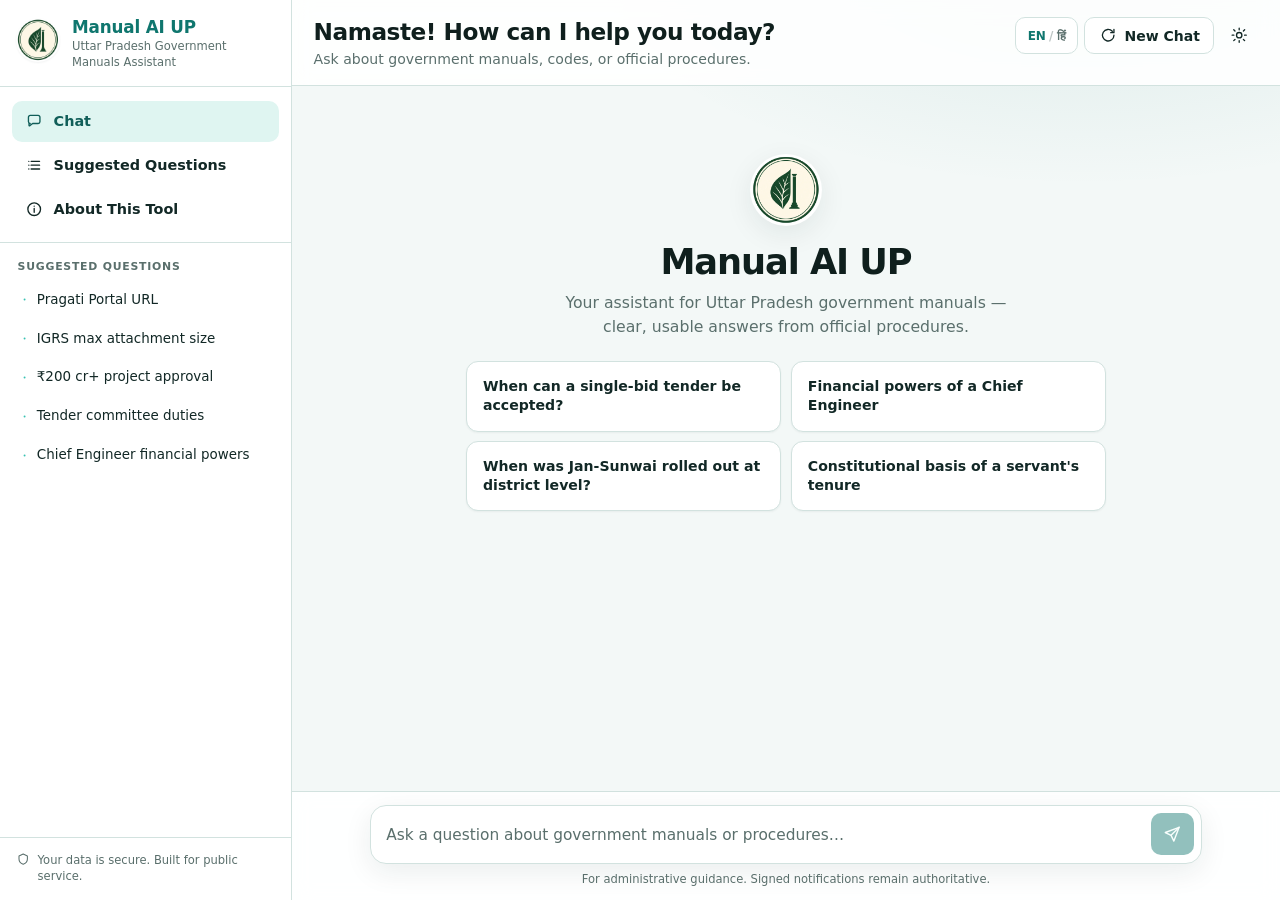
<file: govt_manual_ui/index.html>
<!DOCTYPE html>
<html lang="en" data-theme="light">
<head>
<meta charset="utf-8"/>
<meta name="viewport" content="width=device-width, initial-scale=1.0, viewport-fit=cover"/>
<title>Manual AI UP · Uttar Pradesh Government Manuals Assistant</title>
<script>
  (function () {
    try {
      var saved = localStorage.getItem("manual_ai_theme");
      var theme = saved === "dark" || saved === "light"
        ? saved
        : (window.matchMedia("(prefers-color-scheme: dark)").matches ? "dark" : "light");
      document.documentElement.setAttribute("data-theme", theme);
    } catch (e) {
      document.documentElement.setAttribute("data-theme", "light");
    }
  })();
</script>
<link rel="stylesheet" href="./civic.css?v=660"/>
<link rel="icon" type="image/jpeg" href="./assets/logo.jpg?v=660"/>
<meta http-equiv="Cache-Control" content="no-cache"/>
</head>
<body class="app">
<a class="skip-link" href="#composer-input">Skip to ask</a>

<svg xmlns="http://www.w3.org/2000/svg" class="sprite" aria-hidden="true">
  <symbol id="i-chat" viewBox="0 0 24 24" fill="none" stroke="currentColor" stroke-width="1.75" stroke-linecap="round" stroke-linejoin="round">
    <path d="M4.5 6.75A2.25 2.25 0 0 1 6.75 4.5h10.5A2.25 2.25 0 0 1 19.5 6.75v6A2.25 2.25 0 0 1 17.25 15H10l-3.8 3.05a.6.6 0 0 1-.95-.48V15H6.75A2.25 2.25 0 0 1 4.5 12.75v-6Z"/>
  </symbol>
  <symbol id="i-list" viewBox="0 0 24 24" fill="none" stroke="currentColor" stroke-width="1.75" stroke-linecap="round">
    <path d="M8 7h11M8 12h11M8 17h11M5 7h.01M5 12h.01M5 17h.01"/>
  </symbol>
  <symbol id="i-info" viewBox="0 0 24 24" fill="none" stroke="currentColor" stroke-width="1.75" stroke-linecap="round">
    <circle cx="12" cy="12" r="8.25"/>
    <path d="M12 11v5M12 8h.01"/>
  </symbol>
  <symbol id="i-bullet" viewBox="0 0 24 24" fill="currentColor">
    <circle cx="12" cy="12" r="3.25"/>
  </symbol>
  <symbol id="i-shield" viewBox="0 0 24 24" fill="none" stroke="currentColor" stroke-width="1.75" stroke-linecap="round" stroke-linejoin="round">
    <path d="M12 3.5 19 6.5v5.2c0 4.4-2.9 7.4-7 8.8-4.1-1.4-7-4.4-7-8.8V6.5L12 3.5Z"/>
  </symbol>
  <symbol id="i-sun" viewBox="0 0 24 24" fill="none" stroke="currentColor" stroke-width="1.75" stroke-linecap="round">
    <circle cx="12" cy="12" r="3.5"/>
    <path d="M12 2.8v2.2M12 19v2.2M4.9 4.9l1.6 1.6M17.5 17.5l1.6 1.6M2.8 12H5M19 12h2.2M4.9 19.1l1.6-1.6M17.5 6.5l1.6-1.6"/>
  </symbol>
  <symbol id="i-moon" viewBox="0 0 24 24" fill="none" stroke="currentColor" stroke-width="1.75" stroke-linecap="round" stroke-linejoin="round">
    <path d="M18.5 14.2A7.2 7.2 0 0 1 9.8 5.5 7.4 7.4 0 1 0 18.5 14.2Z"/>
  </symbol>
  <symbol id="i-refresh" viewBox="0 0 24 24" fill="none" stroke="currentColor" stroke-width="1.75" stroke-linecap="round" stroke-linejoin="round">
    <path d="M19.5 12a7.5 7.5 0 1 1-2.1-5.2"/>
    <path d="M19.5 4.5v4.2h-4.2"/>
  </symbol>
  <symbol id="i-send" viewBox="0 0 24 24" fill="none" stroke="currentColor" stroke-width="1.85" stroke-linecap="round" stroke-linejoin="round">
    <path d="M21 3 10.5 13.5"/>
    <path d="M21 3 14.2 21l-3.7-7.5L3 9.8 21 3Z"/>
  </symbol>
  <symbol id="i-menu" viewBox="0 0 24 24" fill="none" stroke="currentColor" stroke-width="1.75" stroke-linecap="round">
    <path d="M4.5 7h15M4.5 12h15M4.5 17h15"/>
  </symbol>
  <symbol id="i-x" viewBox="0 0 24 24" fill="none" stroke="currentColor" stroke-width="1.75" stroke-linecap="round">
    <path d="M7 7l10 10M17 7 7 17"/>
  </symbol>
  <symbol id="i-copy" viewBox="0 0 24 24" fill="none" stroke="currentColor" stroke-width="1.75" stroke-linecap="round" stroke-linejoin="round">
    <rect x="8.5" y="8.5" width="10" height="10" rx="1.5"/>
    <path d="M6.5 15.5H6A1.5 1.5 0 0 1 4.5 14V6A1.5 1.5 0 0 1 6 4.5h8A1.5 1.5 0 0 1 15.5 6v.5"/>
  </symbol>
  <symbol id="i-check" viewBox="0 0 24 24" fill="none" stroke="currentColor" stroke-width="2" stroke-linecap="round" stroke-linejoin="round">
    <path d="m6.5 12.5 3.5 3.5 7.5-8"/>
  </symbol>
</svg>

<div class="shell">
  <div id="sidebar-backdrop" class="sidebar-backdrop" hidden></div>

  <aside id="sidebar" class="sidebar" aria-label="Navigation">
    <div class="sidebar__brand">
      <img class="brand-logo" src="./assets/logo.jpg?v=660" width="44" height="44" alt="" decoding="async"/>
      <div class="brand-text">
        <strong>Manual AI UP</strong>
        <span data-i18n="dept_short">Uttar Pradesh Government Manuals Assistant</span>
      </div>
      <button type="button" id="btn-close-sidebar" class="btn btn-ghost btn-icon sidebar__close" aria-label="Close menu">
        <svg class="ico"><use href="#i-x"/></svg>
      </button>
    </div>

    <nav class="sidebar__menu" aria-label="Primary">
      <button type="button" class="menu-item is-active">
        <svg class="ico"><use href="#i-chat"/></svg>
        <span data-i18n="nav_chat">Chat</span>
      </button>
      <button type="button" class="menu-item" data-scroll="suggested">
        <svg class="ico"><use href="#i-list"/></svg>
        <span data-i18n="nav_suggested">Suggested Questions</span>
      </button>
      <button type="button" class="menu-item" id="btn-about">
        <svg class="ico"><use href="#i-info"/></svg>
        <span data-i18n="nav_about">About This Tool</span>
      </button>
    </nav>

    <div id="suggested" class="sidebar__suggest">
      <p class="sidebar__label" data-i18n="suggested">Suggested questions</p>
      <button type="button" class="suggest-btn" data-i18n-query="nav_pragati">
        <svg class="ico ico--sm suggest-mark"><use href="#i-bullet"/></svg>
        <span data-i18n="nav_pragati">Pragati Portal URL</span>
      </button>
      <button type="button" class="suggest-btn" data-i18n-query="nav_igrs">
        <svg class="ico ico--sm suggest-mark"><use href="#i-bullet"/></svg>
        <span data-i18n="nav_igrs">IGRS max attachment size</span>
      </button>
      <button type="button" class="suggest-btn" data-i18n-query="nav_200cr">
        <svg class="ico ico--sm suggest-mark"><use href="#i-bullet"/></svg>
        <span data-i18n="nav_200cr">₹200 cr+ project approval</span>
      </button>
      <button type="button" class="suggest-btn" data-i18n-query="nav_tender">
        <svg class="ico ico--sm suggest-mark"><use href="#i-bullet"/></svg>
        <span data-i18n="nav_tender">Tender committee duties</span>
      </button>
      <button type="button" class="suggest-btn" data-i18n-query="nav_ce">
        <svg class="ico ico--sm suggest-mark"><use href="#i-bullet"/></svg>
        <span data-i18n="nav_ce">Chief Engineer financial powers</span>
      </button>
    </div>

    <p class="sidebar__foot">
      <svg class="ico ico--sm"><use href="#i-shield"/></svg>
      <span data-i18n="secure_note">Your data is secure. Built for public service.</span>
    </p>
  </aside>

  <div class="main">
    <header class="topbar">
      <button type="button" id="btn-toggle-sidebar" class="btn btn-ghost btn-icon topbar__menu" aria-label="Open menu" aria-expanded="false">
        <svg class="ico"><use href="#i-menu"/></svg>
      </button>
      <div class="topbar__greeting">
        <h1 data-i18n="greeting">Namaste! How can I help you today?</h1>
        <p data-i18n="greeting_sub">Ask about government manuals, codes, or official procedures.</p>
      </div>
      <div class="topbar__actions">
        <button type="button" id="btn-toggle-lang" class="btn btn-outline lang-toggle" aria-label="Toggle language">
          <span class="lang-en">EN</span><span class="lang-sep">/</span><span class="lang-hi">हिं</span>
        </button>
        <button type="button" id="btn-new-chat" class="btn btn-outline">
          <svg class="ico" data-icon="inline-start"><use href="#i-refresh"/></svg>
          <span data-i18n="new_session">New Chat</span>
        </button>
        <button type="button" id="btn-toggle-theme" class="btn btn-ghost btn-icon theme-toggle" aria-label="Toggle color theme">
          <svg class="ico theme-icon theme-icon--sun"><use href="#i-sun"/></svg>
          <svg class="ico theme-icon theme-icon--moon"><use href="#i-moon"/></svg>
        </button>
      </div>
    </header>

    <section id="thread" class="thread" aria-live="polite">
      <div id="hero" class="hero">
        <img class="hero__logo" src="./assets/logo.jpg?v=660" width="72" height="72" alt="" decoding="async"/>
        <h2>Manual AI UP</h2>
        <p data-i18n="hero_blurb">Your assistant for Uttar Pradesh government manuals — grounded answers with cited sources.</p>
        <div class="hero__chips">
          <button type="button" class="chip" data-i18n-query="chip1"><span data-i18n="chip1">When can a single-bid tender be accepted?</span></button>
          <button type="button" class="chip" data-i18n-query="chip2"><span data-i18n="chip2">Financial powers of a Chief Engineer</span></button>
          <button type="button" class="chip" data-i18n-query="chip3"><span data-i18n="chip3">When was Jan-Sunwai rolled out at district level?</span></button>
          <button type="button" class="chip" data-i18n-query="chip4"><span data-i18n="chip4">Constitutional basis of a servant's tenure</span></button>
        </div>
      </div>
    </section>

    <footer class="composer">
      <form id="composer-form" class="input-group" autocomplete="off">
        <textarea id="composer-input" rows="1" maxlength="2000"
          data-i18n-placeholder="ask_placeholder"
          placeholder="Ask a question about government manuals or procedures…"
          aria-label="Question"></textarea>
        <button type="submit" id="btn-send" class="btn btn-primary btn-icon send" disabled aria-label="Send">
          <svg class="ico"><use href="#i-send"/></svg>
        </button>
      </form>
      <p class="composer__meta" data-i18n="disclaimer">For administrative guidance. Signed notifications remain authoritative.</p>
    </footer>
  </div>
</div>

<dialog id="about-dialog" class="dialog">
  <form method="dialog" class="dialog__card">
    <h3 data-i18n="about_title">About Manual AI UP</h3>
    <p data-i18n="about_body">Answers are retrieved from official UP government manuals and cited for verification. Not a substitute for signed orders.</p>
    <button type="submit" class="btn btn-outline" data-i18n="about_close">Close</button>
  </form>
</dialog>

<script src="./script.js?v=660"></script>
</body>
</html>
</file>
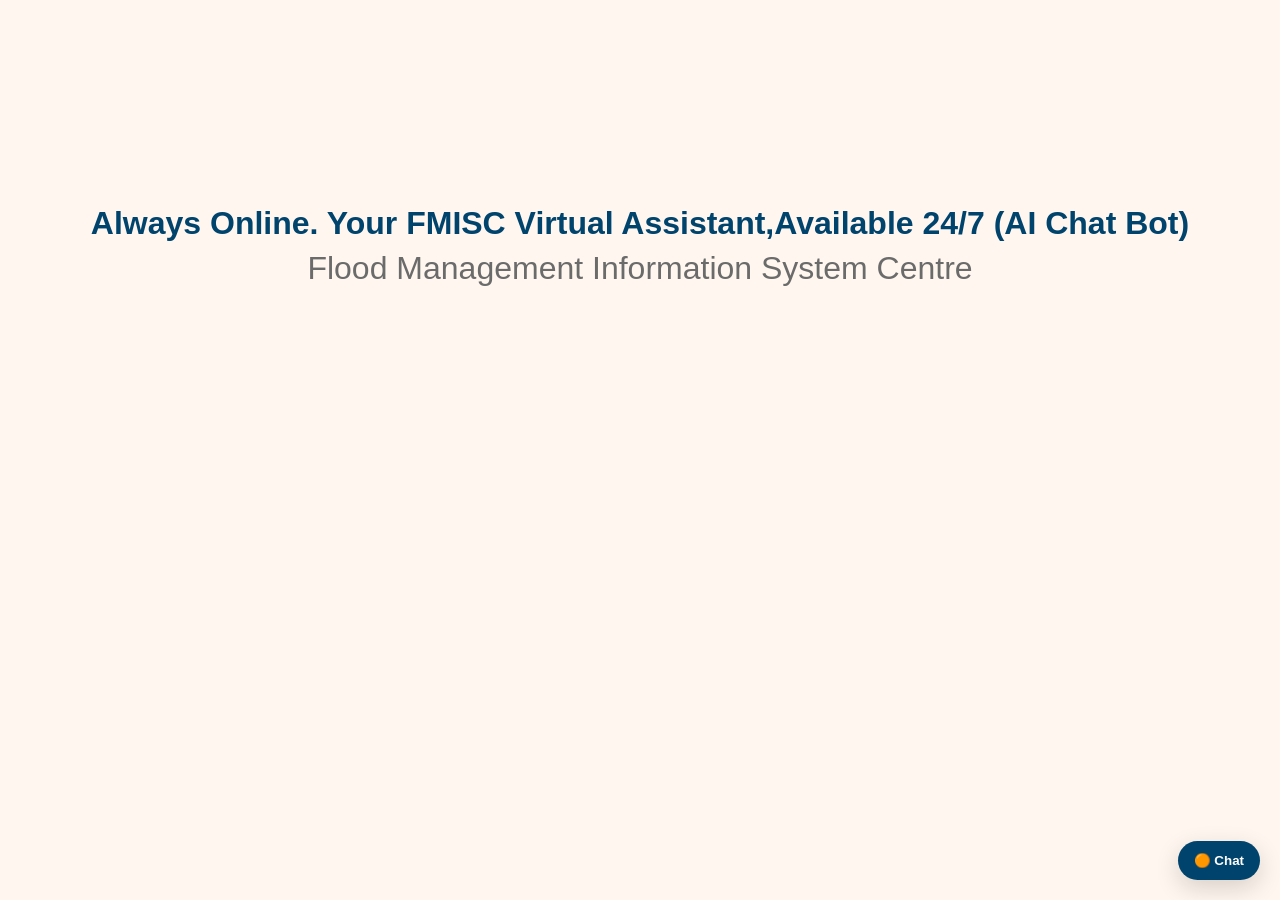
<file: i055.site/fmisc/index.html>
<!doctype html>
<html lang="en">
    <head>
        <meta charset="utf-8" />
        <meta name="viewport" content="width=device-width, initial-scale=1" />
        <title>
            AI Chat Bot Flood Management Information System Centre Assistance
        </title>
        <meta name="color-scheme" content="light only" />
        <style>
            html,
            body {
                height: 100%;
            }
            body {
                margin: 0;
                padding: 0;
                display: grid;
                place-items: center;
                background: #fff7ef;
                color: #1f1f1f;
                font-family:
                    -apple-system, BlinkMacSystemFont, "Segoe UI", Roboto,
                    Oxygen, Ubuntu, Cantarell, "Fira Sans", "Droid Sans",
                    "Helvetica Neue", Arial, sans-serif;
            }
            .demo {
                text-align: center;
            }
            .brand {
                font-weight: 800;
                font-size: 2rem;
                color: #00446d;
                margin-bottom: 8px;
            }
            .hint {
                color: #6b6b6b;
                font-weight: 300;
                font-size: 2rem;
            }
        </style>
    </head>
    <body>
        <div class="demo">
            <div class="brand">
                Always Online. Your FMISC Virtual Assistant,Available 24/7 (AI
                Chat Bot)
            </div>
            <div class="hint">Flood Management Information System Centre</div>
        </div>
        <script src="./widget.js"></script>
        <script>
            // Deployment-safe webhook resolver:
            // 1) ?api=https://.../chat
            // 2) previously saved value in localStorage
            // 3) local default for local dev
            const params = new URLSearchParams(window.location.search);
            const apiFromQuery = params.get("api");
            const storageKey = "cw-webhook-url";
            if (params.get("clearApi") === "1") {
                localStorage.removeItem(storageKey);
            }
            if (apiFromQuery) {
                localStorage.setItem(storageKey, apiFromQuery);
            }
            const webhookUrl =
                apiFromQuery ||
                localStorage.getItem(storageKey) ||
                "https://3c35-2409-40e3-5003-a774-3dcb-6b05-5f0e-89f9.ngrok-free.app/chat";

            ChatWidget.init({
                webhookUrl,
                themeColor: "#00446D",
                title: "AI Chat Bot Assistant",
                greeting:
                    "Hi there! 👋 My name is Nathan. How can I assist you today?",
                position: "bottom-right",
            });
        </script>
    </body>
</html>
</file>
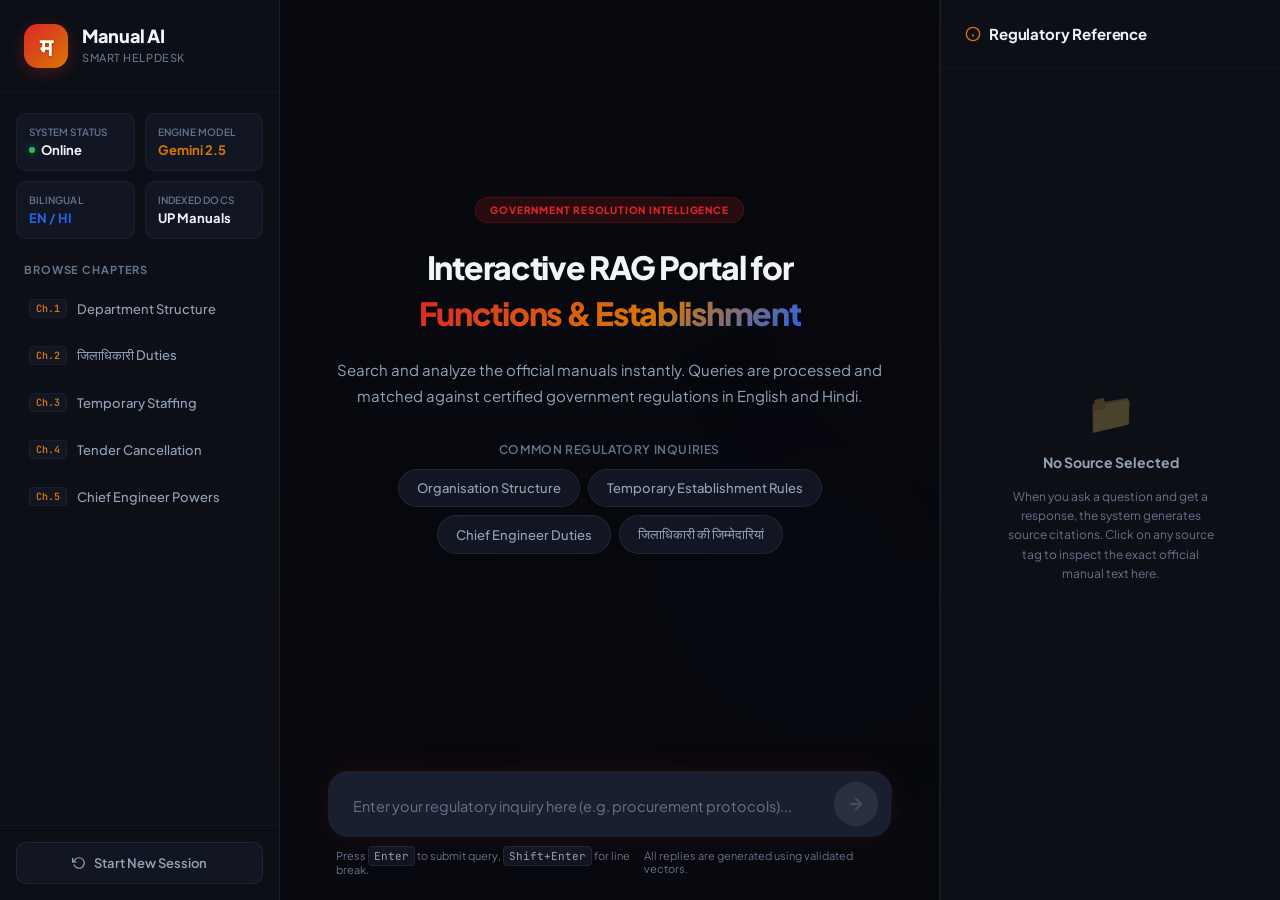
<file: Desktop/Programming/Programming-HandMade-RAG/govt_manual_ui/index.html>
<!DOCTYPE html>
<html lang="en">
<head>
    <meta charset="UTF-8" />
    <meta name="viewport" content="width=device-width, initial-scale=1.0" />
    <meta name="description" content="Bilingual Smart AI Assistant for the Government Manual on Functions and Establishment" />
    <title>Manual Assistant — Smart AI Helpdesk</title>
    <link rel="preconnect" href="https://fonts.googleapis.com" />
    <link rel="preconnect" href="https://fonts.gstatic.com" crossorigin />
    <link href="https://fonts.googleapis.com/css2?family=Plus+Jakarta+Sans:wght@300;400;500;600;700;800&family=Poppins:wght@300;400;500;600;700;800&family=JetBrains+Mono:wght@400;500;600&display=swap" rel="stylesheet" />
    <link rel="stylesheet" href="./style.css?v=203" />
</head>
<body>
    <!-- Animated mesh gradient background -->
    <div class="mesh-bg" aria-hidden="true">
        <div class="mesh-blob mesh-blob--1"></div>
        <div class="mesh-blob mesh-blob--2"></div>
        <div class="mesh-blob mesh-blob--3"></div>
    </div>

    <div class="dashboard">
        <!-- ── Sidebar (Left Column) ────────────────────────────────── -->
        <aside class="sidebar" id="sidebar">
            <div class="sidebar__header">
                <div class="sidebar__brand">
                    <div class="brand-logo">म</div>
                    <div class="brand-text">
                        <h1 class="brand-title">Manual AI</h1>
                        <span class="brand-subtitle">Smart Helpdesk</span>
                    </div>
                </div>
            </div>

            <div class="sidebar__scrollable">
                <!-- System Status Stats Cards (Bento Style) -->
                <div class="stats-grid">
                    <div class="stat-card">
                        <span class="stat-card__label">System Status</span>
                        <div class="stat-card__value">
                            <span class="status-dot"></span>
                            Online
                        </div>
                    </div>
                    <div class="stat-card">
                        <span class="stat-card__label">Engine Model</span>
                        <span class="stat-card__value text-amber">Gemini 2.5</span>
                    </div>
                    <div class="stat-card">
                        <span class="stat-card__label">Bilingual</span>
                        <span class="stat-card__value text-blue">EN / HI</span>
                    </div>
                    <div class="stat-card">
                        <span class="stat-card__label">Indexed Docs</span>
                        <span class="stat-card__value">UP Manuals</span>
                    </div>
                </div>

                <!-- Chapter Navigation / Quick Queries -->
                <div class="nav-section">
                    <h3 class="nav-section__title">Browse Chapters</h3>
                    <nav class="chapter-nav">
                        <button class="nav-btn" data-query="Explain the organizational structure of the department as outlined in the manual.">
                            <span class="nav-btn__code">Ch.1</span>
                            <span class="nav-btn__label">Department Structure</span>
                        </button>
                        <button class="nav-btn" data-query="What are the duties of जिलाधिकारी (District Magistrate)?">
                            <span class="nav-btn__code">Ch.2</span>
                            <span class="nav-btn__label">जिलाधिकारी Duties</span>
                        </button>
                        <button class="nav-btn" data-query="What is the procedure for temporary establishment?">
                            <span class="nav-btn__code">Ch.3</span>
                            <span class="nav-btn__label">Temporary Staffing</span>
                        </button>
                        <button class="nav-btn" data-query="निविदा निरस्तीकरण (tender cancellation) किन विशेष परिस्थितियों में किया जा सकता है?">
                            <span class="nav-btn__code">Ch.4</span>
                            <span class="nav-btn__label">Tender Cancellation</span>
                        </button>
                        <button class="nav-btn" data-query="What are the financial powers of a Chief Engineer?">
                            <span class="nav-btn__code">Ch.5</span>
                            <span class="nav-btn__label">Chief Engineer Powers</span>
                        </button>
                    </nav>
                </div>
            </div>
            
            <div class="sidebar__footer">
                <button class="btn-clear" id="btn-new-chat">
                    <svg width="14" height="14" viewBox="0 0 24 24" fill="none" stroke="currentColor" stroke-width="2" stroke-linecap="round" stroke-linejoin="round"><polyline points="1 4 1 10 7 10"/><path d="M3.51 15a9 9 0 1 0 2.13-9.36L1 10"/></svg>
                    Start New Session
                </button>
            </div>
        </aside>

        <!-- ── Main Workspace (Center Column) ─────────────────────── -->
        <main class="workspace">
            <!-- Mobile Top Bar -->
            <header class="mobile-header">
                <button class="mobile-toggle" id="btn-toggle-sidebar" aria-label="Toggle Navigation">
                    <svg width="20" height="20" viewBox="0 0 24 24" fill="none" stroke="currentColor" stroke-width="2"><line x1="3" y1="12" x2="21" y2="12"/><line x1="3" y1="6" x2="21" y2="6"/><line x1="3" y1="18" x2="21" y2="18"/></svg>
                </button>
                <div class="mobile-title">Manual Assistant</div>
                <button class="mobile-toggle" id="btn-toggle-inspector" aria-label="Toggle Inspector">
                    <svg width="20" height="20" viewBox="0 0 24 24" fill="none" stroke="currentColor" stroke-width="2"><circle cx="12" cy="12" r="10"/><line x1="12" y1="16" x2="12" y2="12"/><line x1="12" y1="8" x2="12.01" y2="8"/></svg>
                </button>
            </header>

            <!-- Scrollable Interaction Thread -->
            <section class="thread" id="thread">
                <!-- Welcome State -->
                <div class="hero" id="hero">
                    <div class="hero__badge">GOVERNMENT RESOLUTION INTELLIGENCE</div>
                    <h2 class="hero__heading">
                        <span class="hero__line">Interactive RAG Portal for</span>
                        <span class="hero__line hero__line--accent">Functions & Establishment</span>
                    </h2>
                    <p class="hero__sub">
                        Search and analyze the official manuals instantly. Queries are processed and matched against certified government regulations in English and Hindi.
                    </p>
                    <div class="hero__quick">
                        <p class="quick-title">Common Regulatory Inquiries</p>
                        <div class="hero__chips">
                            <button class="chip" data-query="Explain the organizational structure described in the manual.">Organisation Structure</button>
                            <button class="chip" data-query="What is the procedure for temporary establishment?">Temporary Establishment Rules</button>
                            <button class="chip" data-query="What are the duties of a Chief Engineer?">Chief Engineer Duties</button>
                            <button class="chip" data-query="जिलाधिकारी की जिम्मेदारियां क्या हैं?">जिलाधिकारी की जिम्मेदारियां</button>
                        </div>
                    </div>
                </div>
                <!-- Chat records appended here -->
            </section>

            <!-- Command Composer -->
            <footer class="composer">
                <div class="composer__box" id="composer-box">
                    <textarea
                        class="composer__input"
                        id="composer-input"
                        placeholder="Enter your regulatory inquiry here (e.g. procurement protocols)..."
                        rows="1"
                        autofocus
                    ></textarea>
                    <button class="composer__send" id="btn-send" title="Send Inquiry" disabled>
                        <svg width="18" height="18" viewBox="0 0 24 24" fill="none" stroke="currentColor" stroke-width="2.5" stroke-linecap="round" stroke-linejoin="round">
                            <path d="M5 12h14M12 5l7 7-7 7"/>
                        </svg>
                    </button>
                </div>
                <div class="composer__meta">
                    <span>Press <kbd>Enter</kbd> to submit query, <kbd>Shift+Enter</kbd> for line break.</span>
                    <span>All replies are generated using validated vectors.</span>
                </div>
            </footer>
        </main>

        <!-- ── Inspector Drawer (Right Column) ────────────────────── -->
        <aside class="inspector" id="inspector">
            <div class="inspector__header">
                <div class="inspector__title">
                    <svg width="16" height="16" viewBox="0 0 24 24" fill="none" stroke="currentColor" stroke-width="2" class="text-amber"><circle cx="12" cy="12" r="10"/><line x1="12" y1="16" x2="12" y2="12"/><line x1="12" y1="8" x2="12.01" y2="8"/></svg>
                    Regulatory Reference
                </div>
                <button class="inspector__close" id="btn-close-inspector" aria-label="Close Inspector">
                    <svg width="18" height="18" viewBox="0 0 24 24" fill="none" stroke="currentColor" stroke-width="2"><line x1="18" y1="6" x2="6" y2="18"/><line x1="6" y1="6" x2="18" y2="18"/></svg>
                </button>
            </div>
            <div class="inspector__body" id="inspector-body">
                <div class="inspector__empty">
                    <div class="empty-icon">📁</div>
                    <h4>No Source Selected</h4>
                    <p>When you ask a question and get a response, the system generates source citations. Click on any source tag to inspect the exact official manual text here.</p>
                </div>
            </div>
        </aside>
    </div>

    <script src="./script.js?v=201"></script>
</body>
</html>
</file>
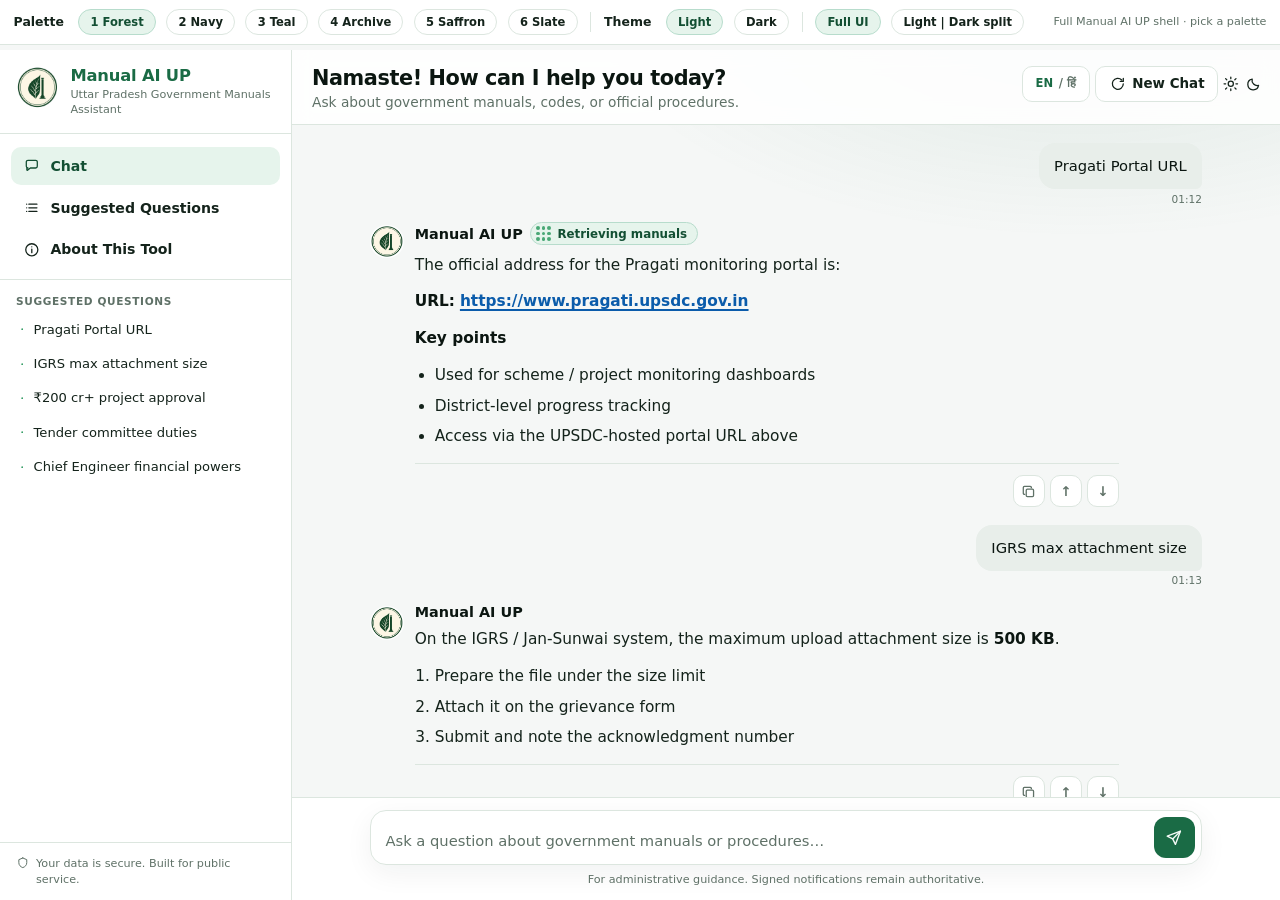
<file: govt_manual_ui/palette-preview.html>
<!DOCTYPE html>
<html lang="en" data-palette="forest" data-theme="light">
<head>
<meta charset="utf-8"/>
<meta name="viewport" content="width=device-width, initial-scale=1"/>
<title>Manual AI UP · Full UI colour variants</title>
<style>
/* ── Palette tokens: light + dark for each direction ── */
html[data-palette="forest"][data-theme="light"] {
  --background:#f5f7f6; --foreground:#14231b; --card:#ffffff; --card-foreground:#0b1611;
  --primary:#1a6b45; --primary-foreground:#f4faf6; --muted:#eef2ef; --muted-foreground:#5f7167;
  --accent:#e6f4ec; --accent-foreground:#134f33; --border:#dce6df; --bubble:#e8eeea;
  --link:#0b5cab; --ring:#2d9a60; --primary-mid:#2d9a60; --primary-pale:#b7dccc;
}
html[data-palette="forest"][data-theme="dark"] {
  --background:#0d1310; --foreground:#e8f0eb; --card:#121a16; --card-foreground:#f4faf6;
  --primary:#3dcf84; --primary-foreground:#062214; --muted:#162019; --muted-foreground:#a7b8ae;
  --accent:#1a3024; --accent-foreground:#45d98d; --border:#2a3a31; --bubble:#24332b;
  --link:#7ec2ff; --ring:#45d98d; --primary-mid:#45d98d; --primary-pale:#2a4a38;
}

html[data-palette="navy"][data-theme="light"] {
  --background:#f4f6f9; --foreground:#152033; --card:#ffffff; --card-foreground:#0f172a;
  --primary:#1e3a5f; --primary-foreground:#f5f8fc; --muted:#e8eef5; --muted-foreground:#5c6b7a;
  --accent:#e8eef5; --accent-foreground:#1e3a5f; --border:#d5dde6; --bubble:#e7ecf2;
  --link:#0b5cab; --ring:#3b82c4; --primary-mid:#2f5a8c; --primary-pale:#b6c9de;
}
html[data-palette="navy"][data-theme="dark"] {
  --background:#0b1220; --foreground:#e8eef7; --card:#121a2a; --card-foreground:#f1f5fb;
  --primary:#7eb0e6; --primary-foreground:#0b1220; --muted:#182033; --muted-foreground:#9aabc0;
  --accent:#1a2740; --accent-foreground:#9ec5f0; --border:#24324a; --bubble:#1c2740;
  --link:#8ec8ff; --ring:#7eb0e6; --primary-mid:#7eb0e6; --primary-pale:#2a3f5c;
}

html[data-palette="teal"][data-theme="light"] {
  --background:#f3f8f7; --foreground:#122826; --card:#ffffff; --card-foreground:#0f1f1d;
  --primary:#0f766e; --primary-foreground:#f0fdfa; --muted:#e6f2f0; --muted-foreground:#5a6f6c;
  --accent:#dff5f1; --accent-foreground:#115e59; --border:#d2e2df; --bubble:#e4efed;
  --link:#0e7490; --ring:#14b8a6; --primary-mid:#14b8a6; --primary-pale:#99d9d1;
}
html[data-palette="teal"][data-theme="dark"] {
  --background:#0a1413; --foreground:#e6f4f1; --card:#101c1a; --card-foreground:#f0faf8;
  --primary:#2dd4bf; --primary-foreground:#042f2e; --muted:#152422; --muted-foreground:#95b3ad;
  --accent:#163530; --accent-foreground:#5eead4; --border:#23403b; --bubble:#1a302c;
  --link:#67e8f9; --ring:#2dd4bf; --primary-mid:#2dd4bf; --primary-pale:#1f4a44;
}

html[data-palette="ink"][data-theme="light"] {
  --background:#f7f5f1; --foreground:#1c1917; --card:#fffcf7; --card-foreground:#1c1917;
  --primary:#1f4d3a; --primary-foreground:#f7faf8; --muted:#efeae2; --muted-foreground:#6b635a;
  --accent:#e8f0ea; --accent-foreground:#1f4d3a; --border:#e4ddd2; --bubble:#ebe6dc;
  --link:#1d4e89; --ring:#3d7a5f; --primary-mid:#3d7a5f; --primary-pale:#b7cfc2;
}
html[data-palette="ink"][data-theme="dark"] {
  --background:#12100e; --foreground:#f0ebe3; --card:#1a1714; --card-foreground:#f7f3ec;
  --primary:#6fc29a; --primary-foreground:#0c1a14; --muted:#221e1a; --muted-foreground:#b0a79b;
  --accent:#24352c; --accent-foreground:#8fd4b0; --border:#322c26; --bubble:#2a2520;
  --link:#93c5fd; --ring:#6fc29a; --primary-mid:#6fc29a; --primary-pale:#2f4a3c;
}

html[data-palette="saffron"][data-theme="light"] {
  --background:#faf7f2; --foreground:#1f1a14; --card:#ffffff; --card-foreground:#1c1410;
  --primary:#9a3412; --primary-foreground:#fff7ed; --muted:#f3ebe1; --muted-foreground:#6f6256;
  --accent:#ffedd5; --accent-foreground:#9a3412; --border:#e8dfd3; --bubble:#f0e9df;
  --link:#1d4ed8; --ring:#c2410c; --primary-mid:#c2410c; --primary-pale:#fdba74;
}
html[data-palette="saffron"][data-theme="dark"] {
  --background:#140f0c; --foreground:#f6efe6; --card:#1c1612; --card-foreground:#faf4ec;
  --primary:#fb923c; --primary-foreground:#1c0a04; --muted:#261e18; --muted-foreground:#b9a99a;
  --accent:#3a2416; --accent-foreground:#fdba74; --border:#3a2e24; --bubble:#2a211a;
  --link:#93c5fd; --ring:#fb923c; --primary-mid:#fb923c; --primary-pale:#5a3418;
}

html[data-palette="slate"][data-theme="light"] {
  --background:#f5f5f6; --foreground:#18181b; --card:#ffffff; --card-foreground:#09090b;
  --primary:#3f3f46; --primary-foreground:#fafafa; --muted:#f4f4f5; --muted-foreground:#71717a;
  --accent:#f4f4f5; --accent-foreground:#27272a; --border:#e4e4e7; --bubble:#e4e4e7;
  --link:#2563eb; --ring:#71717a; --primary-mid:#52525b; --primary-pale:#d4d4d8;
}
html[data-palette="slate"][data-theme="dark"] {
  --background:#09090b; --foreground:#f4f4f5; --card:#18181b; --card-foreground:#fafafa;
  --primary:#a1a1aa; --primary-foreground:#18181b; --muted:#27272a; --muted-foreground:#a1a1aa;
  --accent:#27272a; --accent-foreground:#e4e4e7; --border:#3f3f46; --bubble:#27272a;
  --link:#60a5fa; --ring:#a1a1aa; --primary-mid:#a1a1aa; --primary-pale:#3f3f46;
}

*, *::before, *::after { box-sizing: border-box; }
html, body { height: 100%; margin: 0; }
body {
  font-family: system-ui, -apple-system, BlinkMacSystemFont, "Segoe UI", Roboto, Arial, "Noto Sans", "Noto Sans Devanagari", sans-serif;
  color: var(--foreground);
  background: var(--background);
  overflow: hidden;
  -webkit-font-smoothing: antialiased;
}

/* Control bar */
.chooser {
  position: fixed; inset: 0 0 auto 0; z-index: 50;
  display: flex; flex-wrap: wrap; align-items: center; gap: 0.45rem 0.65rem;
  padding: 0.55rem 0.85rem;
  background: color-mix(in srgb, var(--card) 92%, transparent);
  border-bottom: 1px solid var(--border);
  backdrop-filter: blur(10px);
}
.chooser strong { font-size: 0.78rem; margin-right: 0.25rem; }
.chooser button {
  font: inherit; font-size: 0.72rem; font-weight: 650;
  border: 1px solid var(--border); background: var(--card); color: var(--foreground);
  border-radius: 999px; padding: 0.32rem 0.7rem; cursor: pointer;
}
.chooser button.is-on {
  background: var(--accent); color: var(--accent-foreground); border-color: var(--primary-pale);
}
.chooser .sep { width: 1px; height: 1.2rem; background: var(--border); margin: 0 0.15rem; }
.chooser .hint { font-size: 0.7rem; color: var(--muted-foreground); margin-left: auto; }

.app {
  height: 100%;
  padding-top: 3.1rem;
  display: flex;
  overflow: hidden;
}

.ico { width: 1.1rem; height: 1.1rem; display: inline-block; flex: none; }
.ico--sm { width: 0.85rem; height: 0.85rem; }

.btn {
  font: inherit; font-size: 0.84rem; font-weight: 600; line-height: 1;
  display: inline-flex; align-items: center; justify-content: center; gap: 0.35rem;
  height: 2.25rem; padding: 0 0.8rem; border-radius: 10px;
  border: 1px solid transparent; cursor: pointer;
}
.btn-outline { background: var(--card); color: var(--foreground); border-color: var(--border); }
.btn-ghost { background: transparent; color: var(--foreground); }
.btn-icon { width: 2.25rem; padding: 0; }
.btn-primary { background: var(--primary); color: var(--primary-foreground); }

.sidebar {
  width: 292px; flex: none;
  background: var(--card); border-right: 1px solid var(--border);
  display: flex; flex-direction: column; min-height: 0;
}
.sidebar__brand {
  display: flex; align-items: flex-start; gap: 0.7rem;
  padding: 1rem; border-bottom: 1px solid var(--border);
}
.brand-logo {
  width: 2.7rem; height: 2.7rem; border-radius: 999px; object-fit: cover; flex: none;
  background: var(--muted);
}
.brand-text { min-width: 0; flex: 1; }
.brand-text strong {
  display: block; color: var(--primary); font-size: 1.02rem; font-weight: 700; letter-spacing: -0.01em;
}
.brand-text span { display: block; color: var(--muted-foreground); font-size: 0.7rem; line-height: 1.35; margin-top: 0.15rem; }

.sidebar__menu { display: flex; flex-direction: column; gap: 0.2rem; padding: 0.8rem 0.7rem 0.35rem; }
.menu-item {
  display: flex; align-items: center; gap: 0.6rem; width: 100%;
  border: 0; background: transparent; color: var(--foreground);
  font: inherit; font-size: 0.88rem; font-weight: 600; text-align: left;
  padding: 0.65rem 0.75rem; border-radius: 10px; cursor: default;
}
.menu-item.is-active { background: var(--accent); color: var(--accent-foreground); }

.sidebar__suggest {
  flex: 1; min-height: 0; overflow: auto; padding: 0.5rem 0.7rem;
  border-top: 1px solid var(--border); margin-top: 0.3rem;
}
.sidebar__label {
  margin: 0.45rem 0.3rem 0.35rem; font-size: 0.66rem; font-weight: 700;
  letter-spacing: 0.06em; text-transform: uppercase; color: var(--muted-foreground);
}
.suggest-btn {
  display: flex; align-items: flex-start; gap: 0.5rem; width: 100%;
  border: 0; background: transparent; color: var(--foreground);
  font: inherit; font-size: 0.82rem; line-height: 1.4; text-align: left;
  padding: 0.5rem; border-radius: 8px; cursor: default;
}
.suggest-btn:hover { background: var(--accent); }
.suggest-mark { color: var(--primary-mid); margin-top: 0.35rem; width: 0.4rem; height: 0.4rem; }

.sidebar__foot {
  margin: 0; padding: 0.8rem 1rem; border-top: 1px solid var(--border);
  color: var(--muted-foreground); font-size: 0.7rem; line-height: 1.4;
  display: flex; gap: 0.4rem; align-items: flex-start;
}

.main {
  flex: 1; min-width: 0; min-height: 0; display: flex; flex-direction: column;
  background:
    radial-gradient(900px 420px at 80% -5%, color-mix(in srgb, var(--primary) 10%, transparent), transparent 55%),
    var(--background);
}
.topbar {
  flex: none; display: flex; align-items: flex-start; gap: 0.7rem;
  padding: 1rem 1.25rem 0.9rem; border-bottom: 1px solid var(--border);
  background: color-mix(in srgb, var(--card) 88%, transparent); backdrop-filter: blur(10px);
}
.topbar__greeting { flex: 1; min-width: 0; }
.topbar__greeting h1 {
  margin: 0; color: var(--card-foreground); font-size: 1.3rem; font-weight: 700; letter-spacing: -0.02em;
}
.topbar__greeting p { margin: 0.25rem 0 0; color: var(--muted-foreground); font-size: 0.86rem; }
.topbar__actions { display: flex; gap: 0.35rem; align-items: center; }
.lang-toggle { color: var(--muted-foreground); font-size: 0.72rem; font-weight: 700; }
.lang-toggle .on { color: var(--primary); }

.thread { flex: 1; min-height: 0; overflow: auto; padding: 1.15rem 1.25rem 1.4rem; }
.msg { max-width: 52rem; margin: 0 auto 1.1rem; display: flex; gap: 0.7rem; }
.msg--user { justify-content: flex-end; }
.msg__avatar {
  width: 2.1rem; height: 2.1rem; border-radius: 999px; object-fit: cover; flex: none; margin-top: 0.15rem;
}
.msg__bubble {
  max-width: min(100%, 34rem); background: var(--bubble); color: var(--card-foreground);
  border-radius: 16px 16px 6px 16px; padding: 0.75rem 0.95rem; font-size: 0.92rem; line-height: 1.5;
}
.msg__meta { text-align: right; font-size: 0.66rem; color: var(--muted-foreground); margin-top: 0.2rem; }
.msg__card { flex: 1; min-width: 0; max-width: 44rem; }
.msg__head { display: flex; flex-wrap: wrap; align-items: center; gap: 0.45rem; margin-bottom: 0.4rem; }
.msg__name { font-weight: 700; font-size: 0.9rem; color: var(--card-foreground); }
.stage-badge {
  display: inline-flex; align-items: center; gap: 0.4rem;
  padding: 0.2rem 0.6rem 0.2rem 0.35rem; border-radius: 999px;
  background: var(--accent); color: var(--accent-foreground); border: 1px solid var(--primary-pale);
  font-size: 0.74rem; font-weight: 700;
}
.dot9 {
  --d: 3.5px; --g: 2px;
  width: calc(var(--d)*3 + var(--g)*2); height: calc(var(--d)*3 + var(--g)*2);
  display: grid; grid-template-columns: repeat(3, var(--d)); gap: var(--g);
}
.dot9 span { width: var(--d); height: var(--d); border-radius: 999px; background: var(--primary-mid); opacity: 0.85; }

.msg__body { font-size: 0.96rem; line-height: 1.7; color: var(--foreground); }
.msg__body p { margin: 0 0 0.7em; }
.msg__body p:last-child { margin-bottom: 0; }
.msg__body strong { color: var(--card-foreground); font-weight: 650; }
.msg__body ol, .msg__body ul { margin: 0.4em 0 0.8em; padding-left: 1.3em; }
.msg__body li { margin: 0.3em 0; }
.msg__body a {
  color: var(--link); font-weight: 600; text-decoration: underline;
  text-decoration-thickness: 2px; text-underline-offset: 3px;
}
.msg__footer {
  display: flex; justify-content: flex-end; gap: 0.3rem;
  margin-top: 0.85rem; padding-top: 0.7rem; border-top: 1px solid var(--border);
}
.msg__footer .btn { width: 2rem; height: 2rem; color: var(--muted-foreground); border-color: var(--border); background: var(--card); }

.composer {
  flex: none; padding: 0.75rem 1.25rem 0.9rem; border-top: 1px solid var(--border);
  background: color-mix(in srgb, var(--card) 92%, transparent); backdrop-filter: blur(10px);
}
.input-group {
  max-width: 52rem; margin: 0 auto; display: flex; align-items: flex-end; gap: 0.5rem;
  border: 1px solid var(--border); background: var(--card); border-radius: 16px;
  padding: 0.4rem 0.4rem 0.4rem 0.9rem;
  box-shadow: 0 8px 28px color-mix(in srgb, var(--foreground) 6%, transparent);
}
.input-group span { flex: 1; color: var(--muted-foreground); font-size: 0.92rem; padding: 0.55rem 0; }
.send { width: 2.55rem; height: 2.55rem; border-radius: 12px; }
.composer__meta {
  max-width: 52rem; margin: 0.45rem auto 0; text-align: center;
  color: var(--muted-foreground); font-size: 0.7rem;
}

.pair {
  display: none;
}
html[data-view="pair"] .app { display: none; }
html[data-view="pair"] .pair {
  display: grid;
  grid-template-columns: 1fr 1fr;
  gap: 0.75rem;
  height: 100%;
  padding: 3.4rem 0.75rem 0.75rem;
  background: #2a2f2c;
}
.pair iframe {
  width: 100%; height: 100%; border: 0; border-radius: 12px;
  background: var(--background);
  box-shadow: 0 12px 40px rgba(0,0,0,0.35);
}

@media (max-width: 960px) {
  .sidebar { display: none; }
  html[data-view="pair"] .pair { grid-template-columns: 1fr; }
}
</style>
</head>
<body>
<svg xmlns="http://www.w3.org/2000/svg" style="position:absolute;width:0;height:0" aria-hidden="true">
  <symbol id="i-chat" viewBox="0 0 24 24" fill="none" stroke="currentColor" stroke-width="1.75" stroke-linecap="round" stroke-linejoin="round"><path d="M4.5 6.75A2.25 2.25 0 0 1 6.75 4.5h10.5A2.25 2.25 0 0 1 19.5 6.75v6A2.25 2.25 0 0 1 17.25 15H10l-3.8 3.05a.6.6 0 0 1-.95-.48V15H6.75A2.25 2.25 0 0 1 4.5 12.75v-6Z"/></symbol>
  <symbol id="i-list" viewBox="0 0 24 24" fill="none" stroke="currentColor" stroke-width="1.75" stroke-linecap="round"><path d="M8 7h11M8 12h11M8 17h11M5 7h.01M5 12h.01M5 17h.01"/></symbol>
  <symbol id="i-info" viewBox="0 0 24 24" fill="none" stroke="currentColor" stroke-width="1.75" stroke-linecap="round"><circle cx="12" cy="12" r="8.25"/><path d="M12 11v5M12 8h.01"/></symbol>
  <symbol id="i-bullet" viewBox="0 0 24 24" fill="currentColor"><circle cx="12" cy="12" r="3.25"/></symbol>
  <symbol id="i-shield" viewBox="0 0 24 24" fill="none" stroke="currentColor" stroke-width="1.75" stroke-linecap="round" stroke-linejoin="round"><path d="M12 3.5 19 6.5v5.2c0 4.4-2.9 7.4-7 8.8-4.1-1.4-7-4.4-7-8.8V6.5L12 3.5Z"/></symbol>
  <symbol id="i-sun" viewBox="0 0 24 24" fill="none" stroke="currentColor" stroke-width="1.75" stroke-linecap="round"><circle cx="12" cy="12" r="3.5"/><path d="M12 2.8v2.2M12 19v2.2M4.9 4.9l1.6 1.6M17.5 17.5l1.6 1.6M2.8 12H5M19 12h2.2M4.9 19.1l1.6-1.6M17.5 6.5l1.6-1.6"/></symbol>
  <symbol id="i-moon" viewBox="0 0 24 24" fill="none" stroke="currentColor" stroke-width="1.75" stroke-linecap="round" stroke-linejoin="round"><path d="M18.5 14.2A7.2 7.2 0 0 1 9.8 5.5 7.4 7.4 0 1 0 18.5 14.2Z"/></symbol>
  <symbol id="i-refresh" viewBox="0 0 24 24" fill="none" stroke="currentColor" stroke-width="1.75" stroke-linecap="round" stroke-linejoin="round"><path d="M19.5 12a7.5 7.5 0 1 1-2.1-5.2"/><path d="M19.5 4.5v4.2h-4.2"/></symbol>
  <symbol id="i-send" viewBox="0 0 24 24" fill="none" stroke="currentColor" stroke-width="1.85" stroke-linecap="round" stroke-linejoin="round"><path d="M21 3 10.5 13.5"/><path d="M21 3 14.2 21l-3.7-7.5L3 9.8 21 3Z"/></symbol>
  <symbol id="i-copy" viewBox="0 0 24 24" fill="none" stroke="currentColor" stroke-width="1.75" stroke-linecap="round" stroke-linejoin="round"><rect x="8.5" y="8.5" width="10" height="10" rx="1.5"/><path d="M6.5 15.5H6A1.5 1.5 0 0 1 4.5 14V6A1.5 1.5 0 0 1 6 4.5h8A1.5 1.5 0 0 1 15.5 6v.5"/></symbol>
</svg>

<div class="chooser" id="chooser">
  <strong>Palette</strong>
  <button type="button" data-palette="forest" class="is-on">1 Forest</button>
  <button type="button" data-palette="navy">2 Navy</button>
  <button type="button" data-palette="teal">3 Teal</button>
  <button type="button" data-palette="ink">4 Archive</button>
  <button type="button" data-palette="saffron">5 Saffron</button>
  <button type="button" data-palette="slate">6 Slate</button>
  <span class="sep" aria-hidden="true"></span>
  <strong>Theme</strong>
  <button type="button" data-theme="light" class="is-on">Light</button>
  <button type="button" data-theme="dark">Dark</button>
  <span class="sep" aria-hidden="true"></span>
  <button type="button" data-view="single" class="is-on">Full UI</button>
  <button type="button" data-view="pair">Light | Dark split</button>
  <span class="hint">Full Manual AI UP shell · pick a palette</span>
</div>

<div class="app" id="full-ui">
  <aside class="sidebar">
    <div class="sidebar__brand">
      <img class="brand-logo" src="./assets/logo.jpg" width="44" height="44" alt=""/>
      <div class="brand-text">
        <strong>Manual AI UP</strong>
        <span>Uttar Pradesh Government Manuals Assistant</span>
      </div>
    </div>
    <nav class="sidebar__menu">
      <button type="button" class="menu-item is-active"><svg class="ico"><use href="#i-chat"/></svg> Chat</button>
      <button type="button" class="menu-item"><svg class="ico"><use href="#i-list"/></svg> Suggested Questions</button>
      <button type="button" class="menu-item"><svg class="ico"><use href="#i-info"/></svg> About This Tool</button>
    </nav>
    <div class="sidebar__suggest">
      <p class="sidebar__label">Suggested questions</p>
      <button type="button" class="suggest-btn"><svg class="ico ico--sm suggest-mark"><use href="#i-bullet"/></svg><span>Pragati Portal URL</span></button>
      <button type="button" class="suggest-btn"><svg class="ico ico--sm suggest-mark"><use href="#i-bullet"/></svg><span>IGRS max attachment size</span></button>
      <button type="button" class="suggest-btn"><svg class="ico ico--sm suggest-mark"><use href="#i-bullet"/></svg><span>₹200 cr+ project approval</span></button>
      <button type="button" class="suggest-btn"><svg class="ico ico--sm suggest-mark"><use href="#i-bullet"/></svg><span>Tender committee duties</span></button>
      <button type="button" class="suggest-btn"><svg class="ico ico--sm suggest-mark"><use href="#i-bullet"/></svg><span>Chief Engineer financial powers</span></button>
    </div>
    <p class="sidebar__foot"><svg class="ico ico--sm"><use href="#i-shield"/></svg><span>Your data is secure. Built for public service.</span></p>
  </aside>

  <div class="main">
    <header class="topbar">
      <div class="topbar__greeting">
        <h1>Namaste! How can I help you today?</h1>
        <p>Ask about government manuals, codes, or official procedures.</p>
      </div>
      <div class="topbar__actions">
        <button type="button" class="btn btn-outline lang-toggle"><span class="on">EN</span> / हिं</button>
        <button type="button" class="btn btn-outline"><svg class="ico"><use href="#i-refresh"/></svg> New Chat</button>
        <button type="button" class="btn btn-ghost btn-icon" id="btn-theme-icon" aria-label="Theme">
          <svg class="ico" id="icon-sun"><use href="#i-sun"/></svg>
          <svg class="ico" id="icon-moon" hidden><use href="#i-moon"/></svg>
        </button>
      </div>
    </header>

    <section class="thread">
      <div class="msg msg--user">
        <div>
          <div class="msg__bubble">Pragati Portal URL</div>
          <div class="msg__meta">01:12</div>
        </div>
      </div>

      <div class="msg">
        <img class="msg__avatar" src="./assets/logo.jpg" width="34" height="34" alt=""/>
        <div class="msg__card">
          <div class="msg__head">
            <span class="msg__name">Manual AI UP</span>
            <span class="stage-badge">
              <span class="dot9" aria-hidden="true"><span></span><span></span><span></span><span></span><span></span><span></span><span></span><span></span><span></span></span>
              Retrieving manuals
            </span>
          </div>
          <div class="msg__body">
            <p>The official address for the Pragati monitoring portal is:</p>
            <p><strong>URL:</strong> <a href="https://www.pragati.upsdc.gov.in" target="_blank" rel="noopener">https://www.pragati.upsdc.gov.in</a></p>
            <p><strong>Key points</strong></p>
            <ul>
              <li>Used for scheme / project monitoring dashboards</li>
              <li>District-level progress tracking</li>
              <li>Access via the UPSDC-hosted portal URL above</li>
            </ul>
          </div>
          <div class="msg__footer">
            <button type="button" class="btn btn-ghost btn-icon" aria-label="Copy"><svg class="ico"><use href="#i-copy"/></svg></button>
            <button type="button" class="btn btn-ghost btn-icon" aria-label="Helpful">↑</button>
            <button type="button" class="btn btn-ghost btn-icon" aria-label="Not helpful">↓</button>
          </div>
        </div>
      </div>

      <div class="msg msg--user">
        <div>
          <div class="msg__bubble">IGRS max attachment size</div>
          <div class="msg__meta">01:13</div>
        </div>
      </div>

      <div class="msg">
        <img class="msg__avatar" src="./assets/logo.jpg" width="34" height="34" alt=""/>
        <div class="msg__card">
          <div class="msg__head"><span class="msg__name">Manual AI UP</span></div>
          <div class="msg__body">
            <p>On the IGRS / Jan-Sunwai system, the maximum upload attachment size is <strong>500 KB</strong>.</p>
            <ol>
              <li>Prepare the file under the size limit</li>
              <li>Attach it on the grievance form</li>
              <li>Submit and note the acknowledgment number</li>
            </ol>
          </div>
          <div class="msg__footer">
            <button type="button" class="btn btn-ghost btn-icon" aria-label="Copy"><svg class="ico"><use href="#i-copy"/></svg></button>
            <button type="button" class="btn btn-ghost btn-icon">↑</button>
            <button type="button" class="btn btn-ghost btn-icon">↓</button>
          </div>
        </div>
      </div>
    </section>

    <footer class="composer">
      <div class="input-group">
        <span>Ask a question about government manuals or procedures…</span>
        <button type="button" class="btn btn-primary btn-icon send" aria-label="Send"><svg class="ico"><use href="#i-send"/></svg></button>
      </div>
      <p class="composer__meta">For administrative guidance. Signed notifications remain authoritative.</p>
    </footer>
  </div>
</div>

<div class="pair" id="pair-view" aria-hidden="true">
  <iframe id="frame-light" title="Light theme"></iframe>
  <iframe id="frame-dark" title="Dark theme"></iframe>
</div>

<script>
(function () {
  const root = document.documentElement;
  const params = new URLSearchParams(location.search);
  const embedded = params.get("embed") === "1";
  const palette = params.get("palette") || "forest";
  const theme = params.get("theme") || "light";

  function syncIcons() {
    const dark = root.getAttribute("data-theme") === "dark";
    const sun = document.getElementById("icon-sun");
    const moon = document.getElementById("icon-moon");
    if (sun) sun.hidden = dark;
    if (moon) moon.hidden = !dark;
  }

  function setPalette(p) {
    root.setAttribute("data-palette", p);
    document.querySelectorAll("[data-palette]").forEach((b) => {
      b.classList.toggle("is-on", b.getAttribute("data-palette") === p);
    });
    refreshPair();
  }
  function setTheme(t) {
    root.setAttribute("data-theme", t);
    document.querySelectorAll("[data-theme]").forEach((b) => {
      b.classList.toggle("is-on", b.getAttribute("data-theme") === t);
    });
    syncIcons();
  }
  function setView(v) {
    root.setAttribute("data-view", v);
    document.querySelectorAll("[data-view]").forEach((b) => {
      b.classList.toggle("is-on", b.getAttribute("data-view") === v);
    });
    const pair = document.getElementById("pair-view");
    if (pair) pair.setAttribute("aria-hidden", v !== "pair");
    refreshPair();
  }

  function refreshPair() {
    if (root.getAttribute("data-view") !== "pair" || embedded) return;
    const p = root.getAttribute("data-palette");
    const base = location.pathname + "?embed=1&palette=" + encodeURIComponent(p);
    const fl = document.getElementById("frame-light");
    const fd = document.getElementById("frame-dark");
    if (fl) fl.src = base + "&theme=light";
    if (fd) fd.src = base + "&theme=dark";
  }

  if (embedded) {
    document.getElementById("chooser").style.display = "none";
    document.body.style.paddingTop = "0";
    document.querySelector(".app").style.paddingTop = "0";
    root.setAttribute("data-palette", palette);
    root.setAttribute("data-theme", theme);
    syncIcons();
    return;
  }

  setPalette(palette);
  setTheme(theme);
  setView("single");

  document.getElementById("chooser").addEventListener("click", (e) => {
    const btn = e.target.closest("button");
    if (!btn) return;
    if (btn.hasAttribute("data-palette")) setPalette(btn.getAttribute("data-palette"));
    if (btn.hasAttribute("data-theme")) setTheme(btn.getAttribute("data-theme"));
    if (btn.hasAttribute("data-view")) setView(btn.getAttribute("data-view"));
  });

  document.getElementById("btn-theme-icon")?.addEventListener("click", () => {
    setTheme(root.getAttribute("data-theme") === "dark" ? "light" : "dark");
  });
})();
</script>
</body>
</html>
</file>
<file: govt_manual_ui/civic.css>
/* Manual AI UP — shadcn-inspired civic tokens (static HTML) */

/* Light = Digital Teal · Dark = Secretariat Navy */
:root,
html[data-theme="light"] {
  color-scheme: light;
  --background: #f3f8f7;
  --foreground: #122826;
  --card: #ffffff;
  --card-foreground: #0f1f1d;
  --popover: #ffffff;
  --popover-foreground: #0f1f1d;
  --primary: #0f766e;
  --primary-foreground: #f0fdfa;
  --secondary: #e6f2f0;
  --secondary-foreground: #122826;
  --muted: #e6f2f0;
  --muted-foreground: #5a6f6c;
  --accent: #dff5f1;
  --accent-foreground: #115e59;
  --destructive: #b42318;
  --border: #d2e2df;
  --input: #d2e2df;
  --ring: #14b8a6;
  --primary-soft: #dff5f1;
  --primary-mid: #14b8a6;
  --primary-pale: #99d9d1;
  --bubble: #e4efed;
  --link: #0e7490;
  --link-hover: #0f766e;
  --radius: 0.75rem;
  --sidebar-w: 292px;
  --safe-b: env(safe-area-inset-bottom, 0px);
  --shadow-sm: 0 1px 2px rgba(18, 40, 38, 0.05);
  --shadow: 0 8px 28px rgba(18, 40, 38, 0.08);
  --font: system-ui, -apple-system, BlinkMacSystemFont, "Segoe UI", Roboto,
    "Helvetica Neue", Arial, "Noto Sans", "Noto Sans Devanagari", sans-serif;
}

html[data-theme="dark"] {
  color-scheme: dark;
  --background: #0b1220;
  --foreground: #e8eef7;
  --card: #121a2a;
  --card-foreground: #f1f5fb;
  --popover: #121a2a;
  --popover-foreground: #f1f5fb;
  --primary: #7eb0e6;
  --primary-foreground: #0b1220;
  --secondary: #182033;
  --secondary-foreground: #e8eef7;
  --muted: #182033;
  --muted-foreground: #9aabc0;
  --accent: #1a2740;
  --accent-foreground: #9ec5f0;
  --destructive: #ff8d84;
  --border: #24324a;
  --input: #24324a;
  --ring: #7eb0e6;
  --primary-soft: #1a2740;
  --primary-mid: #7eb0e6;
  --primary-pale: #2a3f5c;
  --bubble: #1c2740;
  --link: #8ec8ff;
  --link-hover: #b7dcff;
  --shadow-sm: 0 1px 0 rgba(255, 255, 255, 0.04);
  --shadow: 0 10px 32px rgba(0, 0, 0, 0.4);
}

*,
*::before,
*::after { box-sizing: border-box; }

html, body {
  height: 100%;
  margin: 0;
}

body.app {
  font-family: var(--font);
  color: var(--foreground);
  background: var(--background);
  -webkit-font-smoothing: antialiased;
  overflow: hidden;
}

.sprite { position: absolute; width: 0; height: 0; overflow: hidden; }

.ico {
  width: 1.15rem;
  height: 1.15rem;
  display: inline-block;
  flex: none;
  vertical-align: middle;
}
.ico--sm { width: 0.9rem; height: 0.9rem; }
.ico--lg { width: 1.35rem; height: 1.35rem; }

.skip-link {
  position: absolute;
  left: -999px;
  top: 0;
  z-index: 100;
  background: var(--primary);
  color: var(--primary-foreground);
  padding: 0.5rem 0.75rem;
  border-radius: calc(var(--radius) - 4px);
}
.skip-link:focus { left: 0.5rem; top: 0.5rem; }

.shell {
  display: flex;
  height: 100%;
  width: 100%;
  overflow: hidden;
}

/* Buttons — shadcn-like variants */
.btn {
  font: inherit;
  font-size: 0.875rem;
  font-weight: 600;
  line-height: 1;
  display: inline-flex;
  align-items: center;
  justify-content: center;
  gap: 0.4rem;
  height: 2.35rem;
  padding: 0 0.85rem;
  border-radius: calc(var(--radius) - 2px);
  border: 1px solid transparent;
  cursor: pointer;
  white-space: nowrap;
  transition: background 120ms ease, border-color 120ms ease, color 120ms ease;
}
.btn:focus-visible {
  outline: 2px solid var(--ring);
  outline-offset: 2px;
}
.btn:disabled {
  opacity: 0.45;
  cursor: not-allowed;
}
.btn-primary {
  background: var(--primary);
  color: var(--primary-foreground);
}
.btn-primary:not(:disabled):hover { filter: brightness(0.95); }
.btn-outline {
  background: var(--card);
  color: var(--foreground);
  border-color: var(--border);
}
.btn-outline:hover {
  background: var(--accent);
  color: var(--accent-foreground);
  border-color: var(--primary-pale);
}
.btn-ghost {
  background: transparent;
  color: var(--foreground);
  border-color: transparent;
}
.btn-ghost:hover { background: var(--muted); }
.btn-icon {
  width: 2.35rem;
  padding: 0;
}
.btn [data-icon="inline-start"] { margin-inline-end: 0.05rem; }

/* Sidebar */
.sidebar-backdrop {
  display: none;
  position: fixed;
  inset: 0;
  background: rgba(8, 14, 11, 0.45);
  z-index: 30;
}

.sidebar {
  width: var(--sidebar-w);
  flex: none;
  background: var(--card);
  border-right: 1px solid var(--border);
  display: flex;
  flex-direction: column;
  min-height: 0;
  z-index: 40;
}

.sidebar__brand {
  display: flex;
  align-items: flex-start;
  gap: 0.75rem;
  padding: 1.1rem 1rem 1rem;
  border-bottom: 1px solid var(--border);
}

.brand-logo {
  width: 2.75rem;
  height: 2.75rem;
  border-radius: 999px;
  object-fit: cover;
  flex: none;
  box-shadow: var(--shadow-sm);
  background: var(--card);
}

.brand-text {
  display: flex;
  flex-direction: column;
  gap: 0.15rem;
  min-width: 0;
  flex: 1;
}
.brand-text strong {
  color: var(--primary);
  font-size: 1.05rem;
  font-weight: 700;
  letter-spacing: -0.01em;
  line-height: 1.15;
}
.brand-text span {
  color: var(--muted-foreground);
  font-size: 0.72rem;
  line-height: 1.35;
}

.sidebar__close { display: none; margin-left: auto; }

.sidebar__menu {
  display: flex;
  flex-direction: column;
  gap: 0.2rem;
  padding: 0.85rem 0.75rem 0.4rem;
}

.menu-item {
  display: flex;
  align-items: center;
  gap: 0.65rem;
  width: 100%;
  border: 0;
  background: transparent;
  color: var(--foreground);
  font: inherit;
  font-size: 0.9rem;
  font-weight: 600;
  text-align: left;
  padding: 0.7rem 0.8rem;
  border-radius: calc(var(--radius) - 2px);
  cursor: pointer;
}
.menu-item:hover,
.menu-item:focus-visible {
  background: var(--muted);
  outline: none;
}
.menu-item.is-active {
  background: var(--accent);
  color: var(--accent-foreground);
}

.sidebar__suggest {
  flex: 1;
  min-height: 0;
  overflow-y: auto;
  padding: 0.55rem 0.75rem 0.75rem;
  display: flex;
  flex-direction: column;
  gap: 0.15rem;
  -webkit-overflow-scrolling: touch;
  border-top: 1px solid var(--border);
  margin-top: 0.35rem;
}

.sidebar__label {
  margin: 0.55rem 0.35rem 0.4rem;
  font-size: 0.68rem;
  font-weight: 700;
  letter-spacing: 0.07em;
  text-transform: uppercase;
  color: var(--muted-foreground);
}

.suggest-btn {
  display: flex;
  align-items: flex-start;
  gap: 0.55rem;
  width: 100%;
  border: 0;
  background: transparent;
  color: var(--foreground);
  font: inherit;
  font-size: 0.84rem;
  line-height: 1.4;
  text-align: left;
  padding: 0.55rem;
  border-radius: calc(var(--radius) - 4px);
  cursor: pointer;
}
.suggest-btn:hover,
.suggest-btn:focus-visible {
  background: var(--accent);
  outline: none;
}
.suggest-mark {
  color: var(--primary-mid);
  margin-top: 0.35rem;
  width: 0.45rem;
  height: 0.45rem;
  opacity: 0.85;
}

.sidebar__foot {
  display: flex;
  align-items: flex-start;
  gap: 0.45rem;
  margin: 0;
  padding: 0.85rem 1rem 1rem;
  border-top: 1px solid var(--border);
  color: var(--muted-foreground);
  font-size: 0.72rem;
  line-height: 1.4;
}

/* Main */
.main {
  flex: 1;
  min-width: 0;
  min-height: 0;
  display: flex;
  flex-direction: column;
  background:
    radial-gradient(900px 420px at 80% -5%, color-mix(in srgb, var(--primary) 10%, transparent), transparent 55%),
    var(--background);
}

.topbar {
  flex: none;
  display: flex;
  align-items: flex-start;
  gap: 0.75rem;
  padding: 1.05rem 1.35rem 0.95rem;
  border-bottom: 1px solid var(--border);
  background: color-mix(in srgb, var(--card) 88%, transparent);
  backdrop-filter: blur(10px);
}

.topbar__menu { display: none; }

.topbar__greeting { flex: 1; min-width: 0; }
.topbar__greeting h1 {
  margin: 0;
  color: var(--card-foreground);
  font-size: clamp(1.15rem, 2.4vw, 1.45rem);
  font-weight: 700;
  letter-spacing: -0.02em;
  line-height: 1.25;
}
.topbar__greeting p {
  margin: 0.28rem 0 0;
  color: var(--muted-foreground);
  font-size: 0.88rem;
  line-height: 1.4;
}

.topbar__actions {
  display: flex;
  align-items: center;
  gap: 0.4rem;
  flex: none;
}

.theme-toggle .theme-icon--moon { display: none; }
html[data-theme="dark"] .theme-toggle .theme-icon--sun { display: none; }
html[data-theme="dark"] .theme-toggle .theme-icon--moon { display: inline; }

.lang-toggle {
  color: var(--muted-foreground);
  font-size: 0.75rem;
  font-weight: 700;
  gap: 0.2rem;
  padding: 0 0.7rem;
}
.lang-toggle .lang-active { color: var(--primary); }
.lang-sep { opacity: 0.4; }

/* Thread */
.thread {
  flex: 1;
  min-height: 0;
  overflow-y: auto;
  padding: 1.25rem 1.35rem 1.6rem;
  -webkit-overflow-scrolling: touch;
}

.hero {
  max-width: 40rem;
  margin: 3rem auto 0;
  text-align: center;
}
.hero__logo {
  width: 4.5rem;
  height: 4.5rem;
  margin: 0 auto 0.9rem;
  border-radius: 999px;
  object-fit: cover;
  display: block;
  box-shadow: var(--shadow);
  background: var(--card);
}
.hero h2 {
  margin: 0;
  color: var(--card-foreground);
  font-size: clamp(1.7rem, 4vw, 2.2rem);
  letter-spacing: -0.03em;
}
.hero > p {
  margin: 0.6rem auto 1.35rem;
  max-width: 30rem;
  color: var(--muted-foreground);
  font-size: 0.98rem;
  line-height: 1.55;
}
.hero__chips {
  display: grid;
  grid-template-columns: 1fr 1fr;
  gap: 0.6rem;
}
.chip {
  border: 1px solid var(--border);
  background: var(--card);
  color: var(--foreground);
  border-radius: var(--radius);
  padding: 0.9rem 1rem;
  font: inherit;
  font-size: 0.88rem;
  font-weight: 600;
  line-height: 1.4;
  text-align: left;
  cursor: pointer;
  box-shadow: var(--shadow-sm);
}
.chip:hover,
.chip:focus-visible {
  border-color: var(--primary-pale);
  background: var(--accent);
  color: var(--accent-foreground);
  outline: none;
}

/* Messages */
.msg {
  max-width: 52rem;
  margin: 0 auto 1.15rem;
  display: flex;
  gap: 0.75rem;
}
.msg--user { justify-content: flex-end; }
.msg--bot { align-items: flex-start; }

.msg__avatar {
  width: 2.15rem;
  height: 2.15rem;
  border-radius: 999px;
  object-fit: cover;
  flex: none;
  margin-top: 0.15rem;
  box-shadow: var(--shadow-sm);
  background: var(--card);
}

.msg__bubble {
  max-width: min(100%, 34rem);
  background: var(--bubble);
  color: var(--card-foreground);
  border-radius: 18px 18px 6px 18px;
  padding: 0.8rem 1rem;
  font-size: 0.94rem;
  line-height: 1.5;
  white-space: pre-wrap;
  word-break: break-word;
  box-shadow: var(--shadow-sm);
}

.msg__meta {
  display: flex;
  justify-content: flex-end;
  gap: 0.35rem;
  margin-top: 0.25rem;
  font-size: 0.68rem;
  color: var(--muted-foreground);
}

.msg__card {
  flex: 1;
  min-width: 0;
  max-width: 44rem;
}

.msg__head {
  display: flex;
  flex-wrap: wrap;
  align-items: center;
  gap: 0.45rem 0.65rem;
  margin-bottom: 0.45rem;
}
.msg__name {
  color: var(--card-foreground);
  font-size: 0.92rem;
  font-weight: 700;
}

.stage-badge {
  display: inline-flex;
  align-items: center;
  gap: 0.45rem;
  max-width: 100%;
  min-height: 1.75rem;
  padding: 0.22rem 0.65rem 0.22rem 0.38rem;
  border-radius: 999px;
  background: var(--accent);
  color: var(--accent-foreground);
  border: 1px solid var(--primary-pale);
}
.stage-badge[hidden] { display: none !important; }
.stage-badge__label {
  font-size: 0.78rem;
  font-weight: 700;
  white-space: nowrap;
  overflow: hidden;
  text-overflow: ellipsis;
  max-width: min(56vw, 15rem);
}

.dot9 {
  --dot: 4px;
  --gap: 2px;
  width: calc(var(--dot) * 3 + var(--gap) * 2);
  height: calc(var(--dot) * 3 + var(--gap) * 2);
  display: grid;
  grid-template-columns: repeat(3, var(--dot));
  grid-template-rows: repeat(3, var(--dot));
  gap: var(--gap);
  flex: none;
}
.dot9 span {
  width: var(--dot);
  height: var(--dot);
  border-radius: 999px;
  background: var(--primary-pale);
  animation: dot9-pulse 900ms ease-in-out infinite;
}
.dot9 span:nth-child(1) { animation-delay: 0ms; }
.dot9 span:nth-child(2) { animation-delay: 75ms; }
.dot9 span:nth-child(3) { animation-delay: 150ms; }
.dot9 span:nth-child(4) { animation-delay: 225ms; }
.dot9 span:nth-child(5) { animation-delay: 300ms; }
.dot9 span:nth-child(6) { animation-delay: 375ms; }
.dot9 span:nth-child(7) { animation-delay: 450ms; }
.dot9 span:nth-child(8) { animation-delay: 525ms; }
.dot9 span:nth-child(9) { animation-delay: 600ms; }

@keyframes dot9-pulse {
  0%, 100% { background: var(--primary-pale); transform: scale(0.85); }
  40% { background: var(--primary); transform: scale(1); }
  70% { background: var(--primary-mid); transform: scale(0.95); }
}
@media (prefers-reduced-motion: reduce) {
  .dot9 span { animation: none; background: var(--primary-mid); }
}

.msg__body {
  color: var(--foreground);
  font-size: 0.98rem;
  font-weight: 400;
  line-height: 1.7;
  word-break: break-word;
  overflow-wrap: anywhere;
}
.msg__body p { margin: 0 0 0.75em; color: inherit; font-weight: 400; }
.msg__body p:last-child { margin-bottom: 0; }
.msg__body strong,
.msg__body b {
  color: var(--card-foreground);
  font-weight: 650;
}
.msg__body code {
  font-family: ui-monospace, SFMono-Regular, Menlo, Consolas, monospace;
  font-size: 0.9em;
  background: var(--muted);
  padding: 0.1em 0.35em;
  border-radius: 4px;
}
.msg__body h3 {
  margin: 1em 0 0.45em;
  color: var(--card-foreground);
  font-size: 1rem;
  font-weight: 600;
  letter-spacing: -0.01em;
}
.msg__body ul,
.msg__body ol {
  margin: 0.4em 0 0.85em;
  padding-left: 1.35em;
  color: inherit;
}
.msg__body ul { list-style: disc; }
.msg__body ol { list-style: decimal; }
.msg__body li {
  margin: 0.35em 0;
  padding-left: 0.15em;
  color: inherit;
  font-weight: 400;
}
.msg__body li::marker {
  color: var(--muted-foreground);
}

.msg__body a.msg-link,
.msg__body a {
  display: inline;
  color: var(--link);
  font-weight: 600;
  text-decoration: underline;
  text-decoration-thickness: 2px;
  text-underline-offset: 3px;
  word-break: break-all;
  overflow-wrap: anywhere;
  cursor: pointer;
}
.msg__body a.msg-link:hover,
.msg__body a:hover {
  color: var(--link-hover);
}
.msg__body a.msg-link:focus-visible,
.msg__body a:focus-visible {
  outline: 2px solid var(--ring);
  outline-offset: 2px;
  border-radius: 2px;
}

.stream-caret {
  display: inline-block;
  width: 0.5ch;
  height: 1em;
  margin-left: 1px;
  vertical-align: text-bottom;
  background: var(--primary);
  animation: caret-blink 1s steps(1) infinite;
}
@keyframes caret-blink {
  0%, 50% { opacity: 1; }
  50.01%, 100% { opacity: 0; }
}

.msg__footer {
  display: flex;
  flex-wrap: wrap;
  align-items: center;
  justify-content: flex-end;
  gap: 0.55rem;
  margin-top: 0.9rem;
  padding-top: 0.75rem;
  border-top: 1px solid var(--border);
}

.msg__actions {
  display: flex;
  gap: 0.3rem;
  flex: none;
}
.msg__actions .btn {
  width: 2rem;
  height: 2rem;
  color: var(--muted-foreground);
  border-color: var(--border);
  background: var(--card);
}
.msg__actions .btn:hover {
  color: var(--primary);
  border-color: var(--primary-pale);
  background: var(--accent);
}
.msg__actions .btn.is-active {
  color: var(--primary);
  border-color: var(--primary-pale);
  background: var(--accent);
}

/* Composer — InputGroup pattern */
.composer {
  flex: none;
  padding: 0.8rem 1.35rem calc(0.9rem + var(--safe-b));
  border-top: 1px solid var(--border);
  background: color-mix(in srgb, var(--card) 92%, transparent);
  backdrop-filter: blur(10px);
}

.input-group {
  max-width: 52rem;
  margin: 0 auto;
  display: flex;
  align-items: flex-end;
  gap: 0.55rem;
  border: 1px solid var(--input);
  background: var(--card);
  border-radius: calc(var(--radius) + 4px);
  padding: 0.45rem 0.45rem 0.45rem 0.95rem;
  box-shadow: var(--shadow);
}
.input-group:focus-within {
  border-color: var(--ring);
  box-shadow: 0 0 0 3px color-mix(in srgb, var(--primary) 18%, transparent);
}

#composer-input {
  flex: 1;
  border: 0;
  resize: none;
  background: transparent;
  color: var(--card-foreground);
  caret-color: var(--primary);
  font: inherit;
  font-size: 0.96rem;
  line-height: 1.45;
  max-height: 7.5rem;
  padding: 0.6rem 0;
  outline: none;
}
#composer-input::placeholder { color: var(--muted-foreground); }

.send {
  width: 2.65rem;
  height: 2.65rem;
  border-radius: calc(var(--radius) - 2px);
}

.composer__meta {
  max-width: 52rem;
  margin: 0.5rem auto 0;
  text-align: center;
  color: var(--muted-foreground);
  font-size: 0.72rem;
}

/* Dialog */
.dialog {
  border: 1px solid var(--border);
  border-radius: var(--radius);
  background: var(--popover);
  color: var(--popover-foreground);
  padding: 0;
  max-width: 26rem;
  box-shadow: var(--shadow);
}
.dialog::backdrop { background: rgba(0, 0, 0, 0.45); }
.dialog__card { padding: 1.25rem; }
.dialog h3 {
  margin: 0 0 0.5rem;
  color: var(--card-foreground);
  font-size: 1.05rem;
}
.dialog p {
  margin: 0 0 1rem;
  color: var(--muted-foreground);
  line-height: 1.5;
}

/* Responsive */
@media (max-width: 960px) {
  .topbar__menu { display: grid; }
  .sidebar__close { display: grid; }
  .sidebar {
    position: fixed;
    inset: 0 auto 0 0;
    transform: translateX(-105%);
    transition: transform 180ms ease;
  }
  .sidebar.is-open {
    transform: translateX(0);
    box-shadow: 16px 0 48px rgba(0, 0, 0, 0.25);
  }
  .sidebar-backdrop.is-open { display: block; }
  #btn-new-chat span { display: none; }
  .hero__chips { grid-template-columns: 1fr; }
  .thread, .composer, .topbar {
    padding-left: 0.9rem;
    padding-right: 0.9rem;
  }
}

@media (max-width: 420px) {
  .topbar__greeting p { display: none; }
  .stage-badge__label { max-width: 42vw; }
}

@media (min-width: 961px) {
  .sidebar-backdrop { display: none !important; }
}
</file>
<file: Desktop/Programming/Programming-HandMade-RAG/govt_manual_ui/style.css>
/* ═══════════════════════════════════════════════════════════════
   Manual Assistant — Bento-Grid Dashboard Theme
   ─────────────────────────────────────────────────────────────
   Midnight Slate, Imperial Crimson & Amber Gold Accent system
   ═══════════════════════════════════════════════════════════════ */

/* ── Reset ─────────────────────────────────────────────────────── */
*, *::before, *::after {
    margin: 0;
    padding: 0;
    box-sizing: border-box;
}

:root {
    /* Base Surfaces */
    --bg-base:      #07090e;
    --bg-panel:     #0c0f16;
    --bg-surface:   #121622;
    --bg-hover:     #1a1f30;
    --bg-active:    #22293f;
    --bg-overlay:   rgba(7, 9, 14, 0.85);

    /* Memo Styling (Official Paper Look) */
    --bg-memo:      #fbfaf7;
    --text-memo:    #1f242e;
    --border-memo:  #e6e2da;

    /* Borders */
    --border-dim:    rgba(255, 255, 255, 0.04);
    --border-subtle: rgba(255, 255, 255, 0.07);
    --border-medium: rgba(255, 255, 255, 0.12);
    --border-glow:   rgba(220, 38, 38, 0.3);

    /* Accents - Imperial Crimson & Warm Amber */
    --accent-red:    #dc2626;
    --accent-red-glow: rgba(220, 38, 38, 0.15);
    --accent-amber:  #d97706;
    --accent-amber-glow: rgba(217, 119, 6, 0.15);
    --accent-blue:   #2563eb;
    --accent-blue-glow: rgba(37, 99, 235, 0.15);

    /* Text */
    --text-primary:   #f1f5f9;
    --text-secondary: #94a3b8;
    --text-muted:     #64748b;
    --text-inverse:   #07090e;

    /* Radii */
    --r-xs:   6px;
    --r-sm:   10px;
    --r-md:   14px;
    --r-lg:   20px;
    --r-pill: 9999px;

    /* Shadows */
    --sh-sm: 0 2px 8px rgba(0, 0, 0, 0.2);
    --sh-md: 0 8px 24px rgba(0, 0, 0, 0.4);
    --sh-lg: 0 16px 48px rgba(0, 0, 0, 0.6);
    --sh-memo: 0 10px 30px rgba(0, 0, 0, 0.15);

    /* Type */
    --font:      "Plus Jakarta Sans", -apple-system, BlinkMacSystemFont, "Segoe UI", Roboto, sans-serif;
    --font-chat: "Poppins", -apple-system, BlinkMacSystemFont, "Segoe UI", Roboto, sans-serif;
    --font-mono: "JetBrains Mono", "Fira Code", monospace;

    /* Motion */
    --ease-out:    cubic-bezier(0.16, 1, 0.3, 1);
    --ease-spring: cubic-bezier(0.34, 1.56, 0.64, 1);
    --dur-fast:    0.2s;
    --dur-base:    0.3s;
    --dur-slow:    0.5s;
}

html, body {
    height: 100%;
    font-family: var(--font);
    color: var(--text-primary);
    background: var(--bg-base);
    -webkit-font-smoothing: antialiased;
    overflow: hidden;
}

/* ── Mesh Background ───────────────────────────────────────────── */
.mesh-bg {
    position: fixed;
    inset: 0;
    overflow: hidden;
    pointer-events: none;
    z-index: 0;
}

.mesh-blob {
    position: absolute;
    border-radius: 50%;
    filter: blur(120px);
    opacity: 0.22;
    will-change: transform;
}

.mesh-blob--1 {
    width: 700px; height: 700px;
    top: -10%; right: -5%;
    background: radial-gradient(circle, var(--accent-red-glow) 0%, transparent 70%);
    animation: float1 25s ease-in-out infinite;
}

.mesh-blob--2 {
    width: 600px; height: 600px;
    bottom: -10%; left: -5%;
    background: radial-gradient(circle, var(--accent-amber-glow) 0%, transparent 70%);
    animation: float2 28s ease-in-out infinite;
}

.mesh-blob--3 {
    width: 500px; height: 500px;
    top: 35%; left: 45%;
    background: radial-gradient(circle, var(--accent-blue-glow) 0%, transparent 70%);
    animation: float3 32s ease-in-out infinite;
}

@keyframes float1 {
    0%, 100% { transform: translate(0, 0) scale(1); }
    50%      { transform: translate(-60px, 40px) scale(1.1); }
}
@keyframes float2 {
    0%, 100% { transform: translate(0, 0) scale(1); }
    50%      { transform: translate(50px, -60px) scale(1.08); }
}
@keyframes float3 {
    0%, 100% { transform: translate(0, 0) scale(1); }
    50%      { transform: translate(-30px, -30px) scale(1.15); }
}

/* ── Dashboard Layout ──────────────────────────────────────────── */
.dashboard {
    position: relative;
    z-index: 1;
    display: grid;
    grid-template-columns: 280px 1fr 340px;
    height: 100vh;
    height: 100dvh;
    overflow: hidden;
    background: transparent;
}

/* Scrollbar Utility */
.custom-scroll::-webkit-scrollbar {
    width: 5px;
    height: 5px;
}
.custom-scroll::-webkit-scrollbar-track {
    background: transparent;
}
.custom-scroll::-webkit-scrollbar-thumb {
    background: rgba(255, 255, 255, 0.1);
    border-radius: 10px;
}
.custom-scroll::-webkit-scrollbar-thumb:hover {
    background: rgba(255, 255, 255, 0.2);
}

/* ── Sidebar (Left) ────────────────────────────────────────────── */
.sidebar {
    background: var(--bg-panel);
    border-right: 1px solid var(--border-subtle);
    display: flex;
    flex-direction: column;
    height: 100%;
    z-index: 10;
}

.sidebar__header {
    padding: 24px;
    border-bottom: 1px solid var(--border-dim);
}

.sidebar__brand {
    display: flex;
    align-items: center;
    gap: 14px;
}

.brand-logo {
    width: 44px;
    height: 44px;
    border-radius: var(--r-md);
    background: linear-gradient(135deg, var(--accent-red) 0%, var(--accent-amber) 100%);
    display: flex;
    align-items: center;
    justify-content: center;
    font-size: 24px;
    font-weight: 800;
    color: white;
    box-shadow: 0 4px 15px rgba(220, 38, 38, 0.3);
    text-shadow: 0 1px 3px rgba(0, 0, 0, 0.3);
}

.brand-title {
    font-size: 18px;
    font-weight: 800;
    letter-spacing: -0.02em;
    color: var(--text-primary);
    line-height: 1.1;
}

.brand-subtitle {
    font-size: 11px;
    font-weight: 500;
    color: var(--text-muted);
    text-transform: uppercase;
    letter-spacing: 0.05em;
}

.sidebar__scrollable {
    flex: 1;
    overflow-y: auto;
    padding: 20px 16px;
    display: flex;
    flex-direction: column;
    gap: 24px;
}

.sidebar__scrollable::-webkit-scrollbar { width: 4px; }
.sidebar__scrollable::-webkit-scrollbar-track { background: transparent; }
.sidebar__scrollable::-webkit-scrollbar-thumb { background: var(--border-dim); border-radius: 4px; }

/* Bento Grid System Info */
.stats-grid {
    display: grid;
    grid-template-columns: repeat(2, 1fr);
    gap: 10px;
}

.stat-card {
    background: var(--bg-surface);
    border: 1px solid var(--border-dim);
    border-radius: var(--r-sm);
    padding: 12px;
    display: flex;
    flex-direction: column;
    gap: 4px;
}

.stat-card__label {
    font-size: 10px;
    color: var(--text-muted);
    text-transform: uppercase;
    font-weight: 600;
    letter-spacing: 0.02em;
}

.stat-card__value {
    font-size: 13px;
    font-weight: 700;
    color: var(--text-primary);
    display: flex;
    align-items: center;
    gap: 6px;
}

.text-amber { color: var(--accent-amber) !important; }
.text-blue { color: var(--accent-blue) !important; }

.status-dot {
    width: 6px; height: 6px;
    border-radius: 50%;
    background: #22c55e;
    box-shadow: 0 0 8px rgba(34, 197, 94, 0.6);
    animation: pulseStatus 2s infinite;
}

@keyframes pulseStatus {
    0%, 100% { transform: scale(1); opacity: 1; }
    50%      { transform: scale(0.8); opacity: 0.5; }
}

/* Nav Section */
.nav-section {
    display: flex;
    flex-direction: column;
    gap: 12px;
}

.nav-section__title {
    font-size: 11px;
    text-transform: uppercase;
    letter-spacing: 0.08em;
    color: var(--text-muted);
    font-weight: 700;
    padding-left: 8px;
}

.chapter-nav {
    display: flex;
    flex-direction: column;
    gap: 6px;
}

.nav-btn {
    display: flex;
    align-items: center;
    gap: 10px;
    width: 100%;
    padding: 10px 12px;
    background: transparent;
    border: 1px solid transparent;
    border-radius: var(--r-sm);
    color: var(--text-secondary);
    font-family: var(--font);
    font-size: 13px;
    font-weight: 500;
    text-align: left;
    cursor: pointer;
    transition: all var(--dur-fast) var(--ease-out);
}

.nav-btn__code {
    font-family: var(--font-mono);
    font-size: 10px;
    font-weight: 600;
    padding: 2px 6px;
    background: var(--bg-surface);
    border: 1px solid var(--border-dim);
    color: var(--accent-amber);
    border-radius: 4px;
    transition: all var(--dur-fast);
}

.nav-btn__label {
    white-space: nowrap;
    overflow: hidden;
    text-overflow: ellipsis;
    flex: 1;
}

.nav-btn:hover {
    color: var(--text-primary);
    background: var(--bg-surface);
    border-color: var(--border-subtle);
}

.nav-btn:hover .nav-btn__code {
    background: var(--accent-amber-glow);
    border-color: rgba(217, 119, 6, 0.3);
}

.sidebar__footer {
    padding: 16px;
    border-top: 1px solid var(--border-dim);
}

.btn-clear {
    width: 100%;
    display: flex;
    align-items: center;
    justify-content: center;
    gap: 8px;
    padding: 12px;
    background: var(--bg-surface);
    border: 1px solid var(--border-subtle);
    border-radius: var(--r-sm);
    color: var(--text-secondary);
    font-family: var(--font);
    font-size: 13px;
    font-weight: 600;
    cursor: pointer;
    transition: all var(--dur-fast) var(--ease-out);
}

.btn-clear:hover {
    color: var(--text-primary);
    background: var(--bg-hover);
    border-color: var(--border-medium);
}

/* ── Main Workspace (Center) ───────────────────────────────────── */
.workspace {
    display: flex;
    flex-direction: column;
    height: 100%;
    overflow: hidden;
    position: relative;
    border-right: 1px solid var(--border-subtle);
}

/* Mobile top headers, hidden on desktop */
.mobile-header {
    display: none;
    align-items: center;
    justify-content: space-between;
    padding: 12px 16px;
    background: var(--bg-panel);
    border-bottom: 1px solid var(--border-subtle);
    z-index: 5;
}

.mobile-title {
    font-size: 16px;
    font-weight: 700;
    letter-spacing: -0.01em;
}

.mobile-toggle {
    background: transparent;
    border: none;
    color: var(--text-secondary);
    cursor: pointer;
    padding: 8px;
    border-radius: var(--r-xs);
    display: flex;
    align-items: center;
    justify-content: center;
}
.mobile-toggle:active {
    background: var(--bg-surface);
}

/* Thread Container */
.thread {
    flex: 1;
    overflow-y: auto;
    padding: 40px 48px;
    display: flex;
    flex-direction: column;
    gap: 32px;
    scroll-behavior: smooth;
}

.thread::-webkit-scrollbar { width: 5px; }
.thread::-webkit-scrollbar-track { background: transparent; }
.thread::-webkit-scrollbar-thumb { background: rgba(255,255,255,0.08); border-radius: 10px; }

/* Hero State */
.hero {
    display: flex;
    flex-direction: column;
    align-items: center;
    justify-content: center;
    text-align: center;
    margin: auto 0;
    padding: 40px 0;
    max-width: 620px;
    align-self: center;
    gap: 24px;
    animation: heroReveal 0.6s var(--ease-out) both;
}

@keyframes heroReveal {
    from { opacity: 0; transform: translateY(20px); }
    to   { opacity: 1; transform: translateY(0); }
}

.hero__badge {
    padding: 6px 14px;
    font-size: 10px;
    font-weight: 800;
    color: var(--accent-red);
    background: var(--accent-red-glow);
    border: 1px solid rgba(220, 38, 38, 0.2);
    border-radius: var(--r-pill);
    letter-spacing: 0.08em;
}

.hero__heading {
    display: flex;
    flex-direction: column;
    gap: 6px;
}

.hero__line {
    font-size: 32px;
    font-weight: 800;
    letter-spacing: -0.04em;
    line-height: 1.25;
}

.hero__line--accent {
    background: linear-gradient(135deg, var(--accent-red) 0%, var(--accent-amber) 60%, var(--accent-blue) 100%);
    -webkit-background-clip: text;
    -webkit-text-fill-color: transparent;
    background-clip: text;
}

.hero__sub {
    font-size: 15px;
    line-height: 1.7;
    color: var(--text-secondary);
}

.hero__quick {
    display: flex;
    flex-direction: column;
    gap: 12px;
    margin-top: 10px;
    width: 100%;
}

.quick-title {
    font-size: 12px;
    font-weight: 600;
    color: var(--text-muted);
    text-transform: uppercase;
    letter-spacing: 0.05em;
}

.hero__chips {
    display: flex;
    flex-wrap: wrap;
    justify-content: center;
    gap: 8px;
}

.chip {
    padding: 10px 18px;
    font-family: var(--font);
    font-size: 13px;
    font-weight: 500;
    color: var(--text-secondary);
    background: var(--bg-surface);
    border: 1px solid var(--border-subtle);
    border-radius: var(--r-pill);
    cursor: pointer;
    transition: all var(--dur-fast) var(--ease-out);
}

.chip:hover {
    color: var(--text-primary);
    background: var(--bg-hover);
    border-color: var(--border-medium);
    transform: translateY(-1px);
}

/* ── Message Structures ────────────────────────────────────────── */
.msg {
    display: flex;
    flex-direction: column;
    animation: msgIn 0.4s var(--ease-out) both;
    width: 100%;
}

@keyframes msgIn {
    from { opacity: 0; transform: translateY(15px); }
    to   { opacity: 1; transform: translateY(0); }
}

/* User Message Card */
.msg--user {
    align-items: flex-end;
}

.msg--user .msg__bubble {
    max-width: 80%;
    background: var(--bg-surface);
    border: 1px solid var(--border-subtle);
    color: var(--text-primary);
    padding: 14px 20px;
    border-radius: 18px 18px 4px 18px;
    font-family: var(--font-chat);
    font-size: 15px;
    line-height: 1.6;
    font-weight: 400;
    box-shadow: var(--sh-sm);
}

/* Bot Response - Styled like an Official Memorandum */
.msg--bot {
    align-items: flex-start;
}

.memo-card {
    width: 100%;
    background: var(--bg-memo);
    color: var(--text-memo);
    border: 1px solid var(--border-memo);
    border-radius: var(--r-md);
    box-shadow: var(--sh-memo);
    overflow: hidden;
    position: relative;
    font-family: var(--font-chat);
}

/* Official Letterhead Line */
.memo-card::before {
    content: "";
    position: absolute;
    top: 0; left: 0; right: 0;
    height: 4px;
    background: linear-gradient(90deg, var(--accent-red) 0%, var(--accent-amber) 100%);
}

.memo-card__header {
    padding: 20px 24px;
    border-bottom: 1.5px dashed var(--border-memo);
    display: flex;
    justify-content: space-between;
    align-items: center;
}

.memo-card__origin {
    display: flex;
    align-items: center;
    gap: 10px;
}

.memo-card__seal {
    width: 28px; height: 28px;
    border-radius: 50%;
    background: var(--accent-red);
    display: flex;
    align-items: center;
    justify-content: center;
    color: white;
    font-weight: 800;
    font-size: 14px;
    box-shadow: 0 2px 6px rgba(220, 38, 38, 0.2);
}

.memo-card__department {
    font-size: 12px;
    font-weight: 800;
    text-transform: uppercase;
    letter-spacing: 0.05em;
    color: var(--accent-red);
}

.memo-card__meta {
    font-family: var(--font-mono);
    font-size: 10px;
    color: var(--text-muted);
    background: rgba(0,0,0,0.03);
    padding: 4px 8px;
    border-radius: 4px;
}

.memo-card__body {
    padding: 26px 28px;
    font-size: 15.5px;
    line-height: 1.85;
    color: #1e293b;
    font-weight: 400;
}

/* Markdown styling in memo card */
.memo-card__body h1, 
.memo-card__body h2, 
.memo-card__body h3 {
    font-family: var(--font);
    color: #0f172a;
    font-weight: 800;
    margin-top: 28px;
    margin-bottom: 12px;
}

.memo-card__body h1 {
    font-size: 20px;
    border-left: 4px solid var(--accent-red);
    padding-left: 12px;
    line-height: 1.3;
}

.memo-card__body h2 {
    font-size: 17.5px;
    border-left: 3.5px solid var(--accent-amber);
    padding-left: 10px;
    line-height: 1.35;
}

.memo-card__body h3 {
    font-size: 16px;
    border-left: 3px solid var(--accent-blue);
    padding-left: 8px;
    line-height: 1.4;
}

.memo-card__body p {
    margin-bottom: 16px;
}

.memo-card__body ul, 
.memo-card__body ol {
    margin: 16px 0;
    padding-left: 24px;
}

.memo-card__body li {
    margin: 10px 0;
}

.memo-card__body li::marker {
    color: var(--accent-red);
    font-weight: 800;
}

/* Highlights for Bold subheadings */
.memo-card__body strong {
    color: #0f172a;
    font-weight: 700;
}

/* Make strong tags at the start of list items styled as elegant sub-headers */
.memo-card__body li > strong:first-child {
    display: inline-block;
    color: #0f172a;
    font-weight: 800;
    font-size: 15.5px;
    background-color: rgba(217, 119, 6, 0.06);
    padding: 3px 8px;
    border-radius: 6px;
    border-left: 3.5px solid var(--accent-amber);
    margin-bottom: 6px;
    margin-top: 2px;
    letter-spacing: -0.01em;
}

.memo-card__body code {
    font-family: var(--font-mono);
    font-size: 13.5px;
    background: rgba(0,0,0,0.04);
    color: var(--accent-red);
    padding: 2px 6px;
    border-radius: 4px;
    border: 1px solid rgba(0,0,0,0.05);
}

/* Document Sources references */
.memo-card__sources {
    padding: 16px 24px;
    background: rgba(0, 0, 0, 0.015);
    border-top: 1px solid var(--border-memo);
    display: flex;
    flex-direction: column;
    gap: 8px;
}

.sources-title {
    font-size: 11px;
    font-weight: 700;
    text-transform: uppercase;
    letter-spacing: 0.05em;
    color: var(--text-muted);
}

.sources-list {
    display: flex;
    flex-wrap: wrap;
    gap: 6px;
}

.source-badge {
    display: inline-flex;
    align-items: center;
    gap: 6px;
    padding: 6px 12px;
    font-size: 12px;
    font-weight: 600;
    color: #2b3544;
    background: #f0ede6;
    border: 1px solid var(--border-memo);
    border-radius: 6px;
    cursor: pointer;
    transition: all var(--dur-fast) var(--ease-out);
}

.source-badge:hover {
    color: white;
    background: var(--accent-amber);
    border-color: var(--accent-amber);
    box-shadow: 0 2px 8px rgba(217, 119, 6, 0.25);
    transform: translateY(-1px);
}

.source-badge svg {
    color: var(--accent-amber);
    transition: color var(--dur-fast);
}

.source-badge:hover svg {
    color: white;
}

/* Memo card footer action bar */
.memo-card__actions {
    padding: 10px 24px;
    background: rgba(0, 0, 0, 0.025);
    border-top: 1px solid var(--border-memo);
    display: flex;
    justify-content: flex-end;
}

.btn-memo-action {
    display: flex;
    align-items: center;
    gap: 6px;
    padding: 6px 12px;
    background: transparent;
    border: none;
    color: var(--text-muted);
    font-family: var(--font);
    font-size: 11px;
    font-weight: 700;
    text-transform: uppercase;
    cursor: pointer;
    border-radius: 4px;
    transition: all var(--dur-fast);
}

.btn-memo-action:hover {
    color: var(--accent-red);
    background: rgba(220, 38, 38, 0.05);
}

.btn-memo-action.copied {
    color: #16a34a;
}

/* ── Shimmer / Loading State ───────────────────────────────────── */
.shimmer-memo {
    width: 100%;
    height: 180px;
    background: var(--bg-surface);
    border: 1px solid var(--border-subtle);
    border-radius: var(--r-md);
    padding: 24px;
    display: flex;
    flex-direction: column;
    gap: 14px;
    animation: pulseBg 1.5s infinite ease-in-out;
}

@keyframes pulseBg {
    0%, 100% { border-color: var(--border-subtle); }
    50%      { border-color: rgba(220, 38, 38, 0.2); }
}

.shimmer-line {
    height: 12px;
    border-radius: var(--r-xs);
    background: linear-gradient(90deg, var(--bg-hover) 25%, var(--bg-active) 50%, var(--bg-hover) 75%);
    background-size: 200% 100%;
    animation: shimmerMove 1.5s infinite linear;
}

.shimmer-line--1 { width: 40%; height: 16px; margin-bottom: 10px; }
.shimmer-line--2 { width: 90%; }
.shimmer-line--3 { width: 75%; }
.shimmer-line--4 { width: 50%; }

@keyframes shimmerMove {
    0% { background-position: -200% 0; }
    100% { background-position: 200% 0; }
}

/* ── Composer (Input Bar) ──────────────────────────────────────── */
.composer {
    padding: 20px 48px 24px;
    display: flex;
    flex-direction: column;
    gap: 12px;
    background: linear-gradient(180deg, transparent 0%, var(--bg-base) 40%);
}

.composer__box {
    display: flex;
    align-items: flex-end;
    gap: 14px;
    background: var(--bg-surface);
    border: 1.5px solid var(--border-subtle);
    border-radius: var(--r-lg);
    padding: 10px 12px 10px 24px;
    transition: all var(--dur-base) var(--ease-out);
    position: relative;
    box-shadow: var(--sh-md);
}

.composer__box::before {
    content: "";
    position: absolute;
    inset: -1.5px;
    border-radius: calc(var(--r-lg) + 1.5px);
    background: linear-gradient(135deg, var(--accent-red) 0%, var(--accent-amber) 50%, var(--accent-blue) 100%);
    z-index: -1;
    opacity: 0;
    transition: opacity var(--dur-base);
}

.composer__box:focus-within {
    border-color: transparent;
    box-shadow: 0 0 30px rgba(220, 38, 38, 0.12);
    background: var(--bg-hover);
}

.composer__box:focus-within::before {
    opacity: 0.65;
}

.composer__input {
    flex: 1;
    background: transparent;
    border: none;
    outline: none;
    color: var(--text-primary);
    font-family: var(--font);
    font-size: 14.5px;
    line-height: 1.6;
    resize: none;
    max-height: 120px;
    padding: 8px 0;
}

.composer__input::placeholder {
    color: var(--text-muted);
}

.composer__send {
    width: 44px;
    height: 44px;
    display: flex;
    align-items: center;
    justify-content: center;
    background: linear-gradient(135deg, var(--accent-red) 0%, var(--accent-amber) 100%);
    color: white;
    border: none;
    border-radius: 50%;
    cursor: pointer;
    flex-shrink: 0;
    transition: all var(--dur-base) var(--ease-spring);
    box-shadow: 0 4px 12px rgba(220, 38, 38, 0.25);
}

.composer__send:hover:not(:disabled) {
    transform: scale(1.06) translateX(1px);
    box-shadow: 0 6px 18px rgba(220, 38, 38, 0.4);
}

.composer__send:active:not(:disabled) {
    transform: scale(0.95);
}

.composer__send:disabled {
    background: var(--text-muted);
    opacity: 0.2;
    cursor: not-allowed;
    box-shadow: none;
}

.composer__meta {
    display: flex;
    justify-content: space-between;
    font-size: 11px;
    color: var(--text-muted);
    padding: 0 8px;
}

.composer__meta kbd {
    font-family: var(--font-mono);
    background: var(--bg-surface);
    padding: 2px 5px;
    border-radius: 4px;
    border: 1px solid var(--border-subtle);
    color: var(--text-secondary);
}

/* ── Inspector Panel (Right Column) ───────────────────────────── */
.inspector {
    background: var(--bg-panel);
    border-left: 1px solid var(--border-subtle);
    display: flex;
    flex-direction: column;
    height: 100%;
    z-index: 10;
    transition: transform var(--dur-base) var(--ease-out);
}

.inspector__header {
    padding: 24px;
    border-bottom: 1px solid var(--border-dim);
    display: flex;
    align-items: center;
    justify-content: space-between;
}

.inspector__title {
    font-size: 15px;
    font-weight: 700;
    color: var(--text-primary);
    display: flex;
    align-items: center;
    gap: 8px;
    letter-spacing: -0.01em;
}

.inspector__close {
    background: transparent;
    border: none;
    color: var(--text-muted);
    cursor: pointer;
    padding: 4px;
    border-radius: 4px;
    display: none; /* Only visible on tablet/mobile when sliding */
    align-items: center;
    justify-content: center;
}
.inspector__close:hover {
    color: var(--text-primary);
    background: var(--bg-surface);
}

.inspector__body {
    flex: 1;
    overflow-y: auto;
    padding: 24px;
}

.inspector__body::-webkit-scrollbar { width: 4px; }
.inspector__body::-webkit-scrollbar-track { background: transparent; }
.inspector__body::-webkit-scrollbar-thumb { background: var(--border-dim); border-radius: 4px; }

/* Empty Inspector State */
.inspector__empty {
    height: 100%;
    display: flex;
    flex-direction: column;
    align-items: center;
    justify-content: center;
    text-align: center;
    padding: 20px;
    color: var(--text-muted);
    gap: 16px;
}

.empty-icon {
    font-size: 40px;
    opacity: 0.25;
}

.inspector__empty h4 {
    font-size: 14px;
    font-weight: 700;
    color: var(--text-secondary);
}

.inspector__empty p {
    font-size: 12px;
    line-height: 1.6;
    max-width: 220px;
}

/* Citations Content Card */
.cite-card {
    background: var(--bg-surface);
    border: 1px solid var(--border-subtle);
    border-radius: var(--r-md);
    padding: 20px;
    display: flex;
    flex-direction: column;
    gap: 16px;
    box-shadow: var(--sh-sm);
    animation: inspectorReveal 0.4s var(--ease-out) both;
    font-family: var(--font-chat);
}

@keyframes inspectorReveal {
    from { opacity: 0; transform: translateX(15px); }
    to   { opacity: 1; transform: translateX(0); }
}

.cite-card__doc {
    font-size: 11px;
    font-weight: 700;
    text-transform: uppercase;
    letter-spacing: 0.05em;
    color: var(--accent-amber);
    background: var(--accent-amber-glow);
    padding: 4px 10px;
    border-radius: var(--r-pill);
    align-self: flex-start;
}

.cite-card__title {
    font-size: 16.5px;
    font-weight: 800;
    color: #f8fafc;
    line-height: 1.35;
}

.cite-card__loc {
    font-family: var(--font-mono);
    font-size: 11px;
    color: var(--text-muted);
    border-bottom: 1px solid var(--border-dim);
    padding-bottom: 12px;
}

.cite-card__text {
    font-size: 14.5px;
    line-height: 1.8;
    color: #e2e8f0;
    background: rgba(0,0,0,0.2);
    padding: 16px;
    border-radius: var(--r-sm);
    border-left: 3px solid var(--accent-amber);
    overflow-wrap: break-word;
}

.cite-card__copy {
    display: flex;
    align-items: center;
    justify-content: center;
    gap: 6px;
    width: 100%;
    padding: 10px;
    background: var(--bg-hover);
    border: 1px solid var(--border-dim);
    border-radius: var(--r-sm);
    color: var(--text-secondary);
    font-family: var(--font);
    font-size: 12px;
    font-weight: 600;
    cursor: pointer;
    transition: all var(--dur-fast);
}

.cite-card__copy:hover {
    color: var(--text-primary);
    background: var(--bg-active);
}

.cite-card__copy.copied {
    color: #22c55e;
    border-color: rgba(34, 197, 94, 0.2);
    background: rgba(34, 197, 94, 0.05);
}

/* ── Responsive Adaptation ─────────────────────────────────────── */
@media (max-width: 1100px) {
    .dashboard {
        grid-template-columns: 240px 1fr; /* Inspector collapsed */
    }

    .inspector {
        position: fixed;
        right: 0; top: 0; bottom: 0;
        width: 320px;
        transform: translateX(100%);
        box-shadow: -10px 0 30px rgba(0,0,0,0.5);
    }

    .inspector.is-active {
        transform: translateX(0);
    }

    .inspector__close {
        display: flex;
    }
    
    .mobile-header {
        display: flex;
    }
}

@media (max-width: 768px) {
    .dashboard {
        grid-template-columns: 1fr; /* Full screen workspace */
    }

    .sidebar {
        position: fixed;
        left: 0; top: 0; bottom: 0;
        width: 280px;
        transform: translateX(-100%);
        box-shadow: 10px 0 30px rgba(0,0,0,0.5);
    }

    .sidebar.is-active {
        transform: translateX(0);
    }

    /* Thread adjustments */
    .thread {
        padding: 24px 20px;
        gap: 24px;
    }

    .composer {
        padding: 12px 16px 20px;
    }

    .hero__line {
        font-size: 24px;
    }
    
    .hero__sub {
        font-size: 13.5px;
    }

    .msg--user .msg__bubble {
        max-width: 90%;
        font-size: 13.5px;
        padding: 12px 16px;
    }

    .memo-card__header {
        padding: 14px 16px;
    }

    .memo-card__body {
        padding: 16px;
        font-size: 13.5px;
    }
    
    .memo-card__sources {
        padding: 12px 16px;
    }
}
</file>
